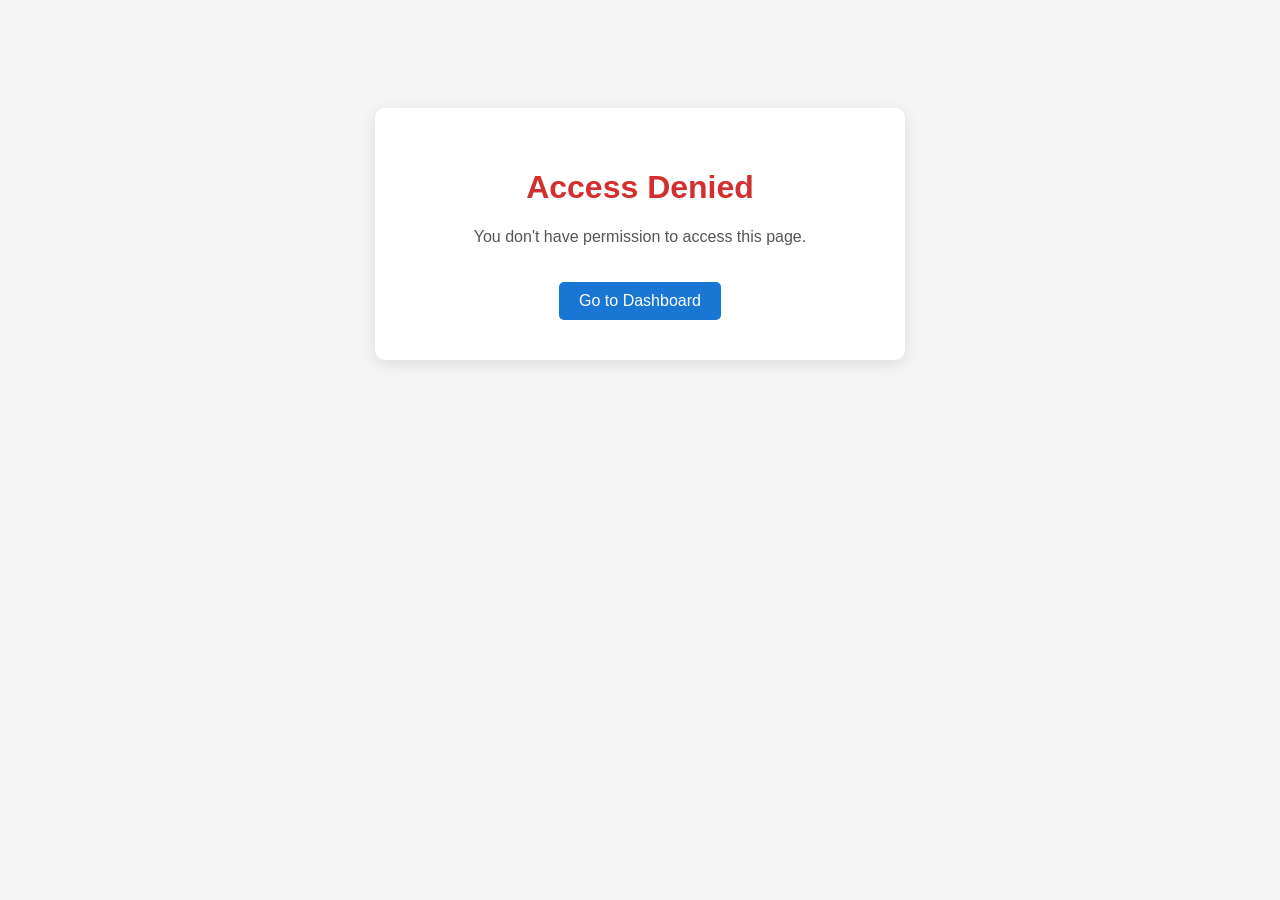
<file: src/main/resources/static/access-denied.html>
<!DOCTYPE html>
<html lang="en">

<head>
    <meta charset="UTF-8">
    <meta name="viewport" content="width=device-width, initial-scale=1.0">

    <title>Access Denied</title>

    <style>
        body {
            font-family: Arial, sans-serif;
            text-align: center;
            padding-top: 100px;
            background-color: #f5f5f5;
        }

        .container {
            background: white;
            width: 450px;
            margin: auto;
            padding: 40px;
            border-radius: 10px;
            box-shadow: 0 4px 15px rgba(0, 0, 0, 0.1);
        }

        h1 {
            color: #d32f2f;
        }

        p {
            color: #555;
        }

        a {
            display: inline-block;
            margin-top: 20px;
            padding: 10px 20px;
            background-color: #1976d2;
            color: white;
            text-decoration: none;
            border-radius: 5px;
        }

        a:hover {
            background-color: #125ca1;
        }
    </style>
</head>

<body>

<div class="container">

    <h1>Access Denied</h1>

    <p>
        You don't have permission to access this page.
    </p>

    <a href="/dashboard">
        Go to Dashboard
    </a>

</div>

</body>

</html>
</file>
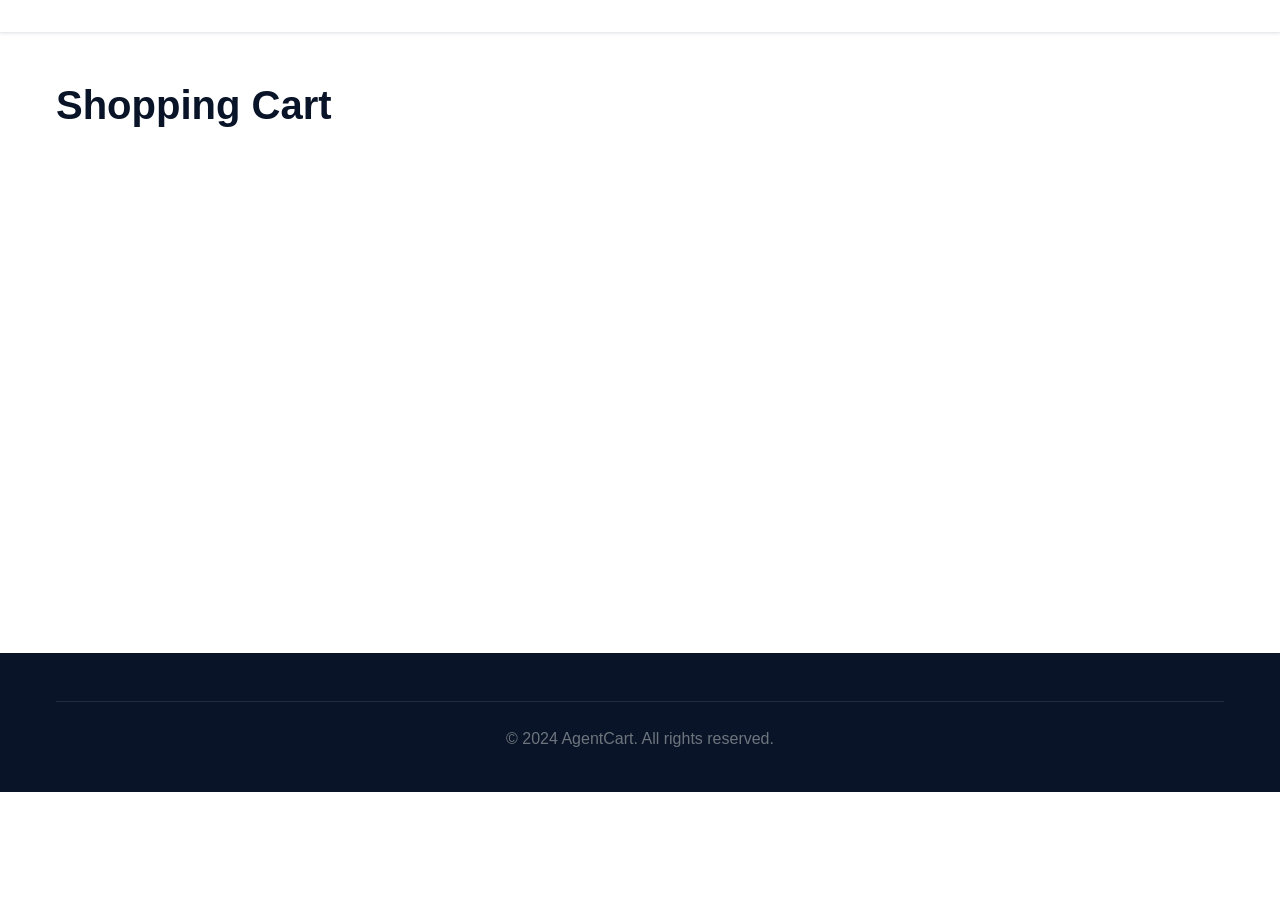
<file: src/main/resources/static/cart.html>
<!DOCTYPE html>
<html lang="en">
<head>
    <meta charset="UTF-8">
    <meta name="viewport" content="width=device-width, initial-scale=1.0">
    <title>Shopping Cart - AgentCart</title>
    <link rel="stylesheet" href="assets/css/style.css">
    <link rel="stylesheet" href="assets/css/responsive.css">
</head>
<body>
    <!-- Navbar (loaded from common.js) -->
    <nav id="navbar"></nav>

    <!-- Toast Notification Container -->
    <div id="toast-container"></div>

    <main>
        <section class="cart-section">
            <div class="container">
                <h1>Shopping Cart</h1>

                <!-- Cart Items -->
                <div id="cartContent" class="cart-content" style="display: none;">
                    <div class="cart-items-section">
                        <div id="cartItems" class="cart-items"></div>
                    </div>

                    <div class="cart-summary-section">
                        <div class="cart-summary">
                            <h2>Order Summary</h2>
                            
                            <div class="summary-row">
                                <span>Subtotal</span>
                                <span id="subtotalAmount">₹0</span>
                            </div>
                            <div class="summary-row">
                                <span>Shipping</span>
                                <span id="shippingAmount">₹0</span>
                            </div>
                            <div class="summary-row">
                                <span>Tax</span>
                                <span id="taxAmount">₹0</span>
                            </div>
                            
                            <div class="summary-divider"></div>
                            
                            <div class="summary-row total">
                                <span>Total</span>
                                <span id="totalAmount">₹0</span>
                            </div>

                            <button class="btn btn-primary btn-block" onclick="proceedToCheckout()">
                                Proceed to Checkout
                            </button>
                            <a href="products.html" class="btn btn-secondary btn-block">
                                Continue Shopping
                            </a>
                        </div>
                    </div>
                </div>

                <!-- Empty Cart State -->
                <div id="emptyCart" class="empty-state" style="display: none;">
                    <svg viewBox="0 0 200 200" fill="none" stroke="currentColor" stroke-width="1.5">
                        <circle cx="100" cy="80" r="30" opacity="0.2"/>
                        <path d="M 70 120 L 130 120 L 125 150 Q 100 160 75 150 Z" opacity="0.2"/>
                    </svg>
                    <h2>Your Cart is Empty</h2>
                    <p>Add some products to get started</p>
                    <a href="products.html" class="btn btn-primary">
                        Explore Products
                    </a>
                </div>
            </div>
        </section>
    </main>

    <!-- Footer -->
    <footer class="footer">
        <div class="container">
            <div class="footer-bottom">
                <p>&copy; 2024 AgentCart. All rights reserved.</p>
            </div>
        </div>
    </footer>

    <script src="assets/js/common.js"></script>
    <script src="assets/js/api.js"></script>
    <script src="assets/js/cart.js"></script>
    <script>
        document.addEventListener('DOMContentLoaded', () => {
            renderNavbar();
            
            if (!isLoggedIn()) {
                showToast('Please login to view cart', 'warning');
                setTimeout(() => navigateTo('login.html'), 1000);
                return;
            }

            displayCart();
        });

        function displayCart() {
            const cart = getCart();

            if (cart.length === 0) {
                document.getElementById('emptyCart').style.display = 'flex';
                document.getElementById('cartContent').style.display = 'none';
                return;
            }

            document.getElementById('cartContent').style.display = 'grid';
            document.getElementById('emptyCart').style.display = 'none';

            const cartItemsContainer = document.getElementById('cartItems');
            cartItemsContainer.innerHTML = '';

            let subtotal = 0;

            cart.forEach((item, index) => {
                const itemTotal = item.price * item.quantity;
                subtotal += itemTotal;

                const cartItem = document.createElement('div');
                cartItem.className = 'cart-item';
                cartItem.innerHTML = `
                    <div class="cart-item-image">
                        <div class="product-placeholder">
                            <svg viewBox="0 0 100 100" fill="none" stroke="currentColor" stroke-width="1">
                                <rect x="10" y="20" width="80" height="60" rx="4"/>
                            </svg>
                        </div>
                    </div>
                    <div class="cart-item-details">
                        <h3>Product #${item.id}</h3>
                        <p class="price">₹${item.price.toLocaleString()}</p>
                    </div>
                    <div class="cart-item-quantity">
                        <button onclick="updateQuantity(${index}, ${item.quantity - 1})">−</button>
                        <input type="number" value="${item.quantity}" readonly>
                        <button onclick="updateQuantity(${index}, ${item.quantity + 1})">+</button>
                    </div>
                    <div class="cart-item-total">
                        ₹${itemTotal.toLocaleString()}
                    </div>
                    <button class="cart-item-remove" onclick="removeFromCart(${index})">
                        <svg viewBox="0 0 24 24" fill="none" stroke="currentColor" stroke-width="2">
                            <polyline points="3 6 5 6 21 6"></polyline>
                            <path d="M19 6v14a2 2 0 0 1-2 2H7a2 2 0 0 1-2-2V6m3 0V4a2 2 0 0 1 2-2h4a2 2 0 0 1 2 2v2"></path>
                            <line x1="10" y1="11" x2="10" y2="17"></line>
                            <line x1="14" y1="11" x2="14" y2="17"></line>
                        </svg>
                    </button>
                `;
                cartItemsContainer.appendChild(cartItem);
            });

            updateOrderSummary(subtotal);
        }

        function updateQuantity(index, newQuantity) {
            const cart = getCart();
            if (newQuantity <= 0) {
                removeFromCart(index);
                return;
            }
            cart[index].quantity = newQuantity;
            saveCart(cart);
            displayCart();
            showToast('Cart updated', 'success');
        }

        function removeFromCart(index) {
            const cart = getCart();
            cart.splice(index, 1);
            saveCart(cart);
            displayCart();
            showToast('Item removed from cart', 'success');
        }

        function updateOrderSummary(subtotal) {
            const shipping = subtotal > 500 ? 0 : 50;
            const tax = Math.round(subtotal * 0.12); // 12% tax
            const total = subtotal + shipping + tax;

            document.getElementById('subtotalAmount').textContent = `₹${subtotal.toLocaleString()}`;
            document.getElementById('shippingAmount').textContent = shipping === 0 ? 'Free' : `₹${shipping}`;
            document.getElementById('taxAmount').textContent = `₹${tax}`;
            document.getElementById('totalAmount').textContent = `₹${total.toLocaleString()}`;

            // Store order total for checkout
            sessionStorage.setItem('orderTotal', total);
            sessionStorage.setItem('orderSubtotal', subtotal);
        }

        function proceedToCheckout() {
            if (!isLoggedIn()) {
                showToast('Please login to checkout', 'warning');
                setTimeout(() => navigateTo('login.html'), 1000);
                return;
            }

            navigateTo('checkout.html');
        }

        function getCart() {
            const cart = localStorage.getItem('cart');
            return cart ? JSON.parse(cart) : [];
        }

        function saveCart(cart) {
            localStorage.setItem('cart', JSON.stringify(cart));
            updateCartBadge();
        }

        function updateCartBadge() {
            const cart = getCart();
            const totalItems = cart.reduce((sum, item) => sum + item.quantity, 0);
            const badge = document.getElementById('cartBadge');
            if (badge) {
                badge.textContent = totalItems;
                badge.style.display = totalItems > 0 ? 'block' : 'none';
            }
        }
    </script>
</body>
</html>
</file>
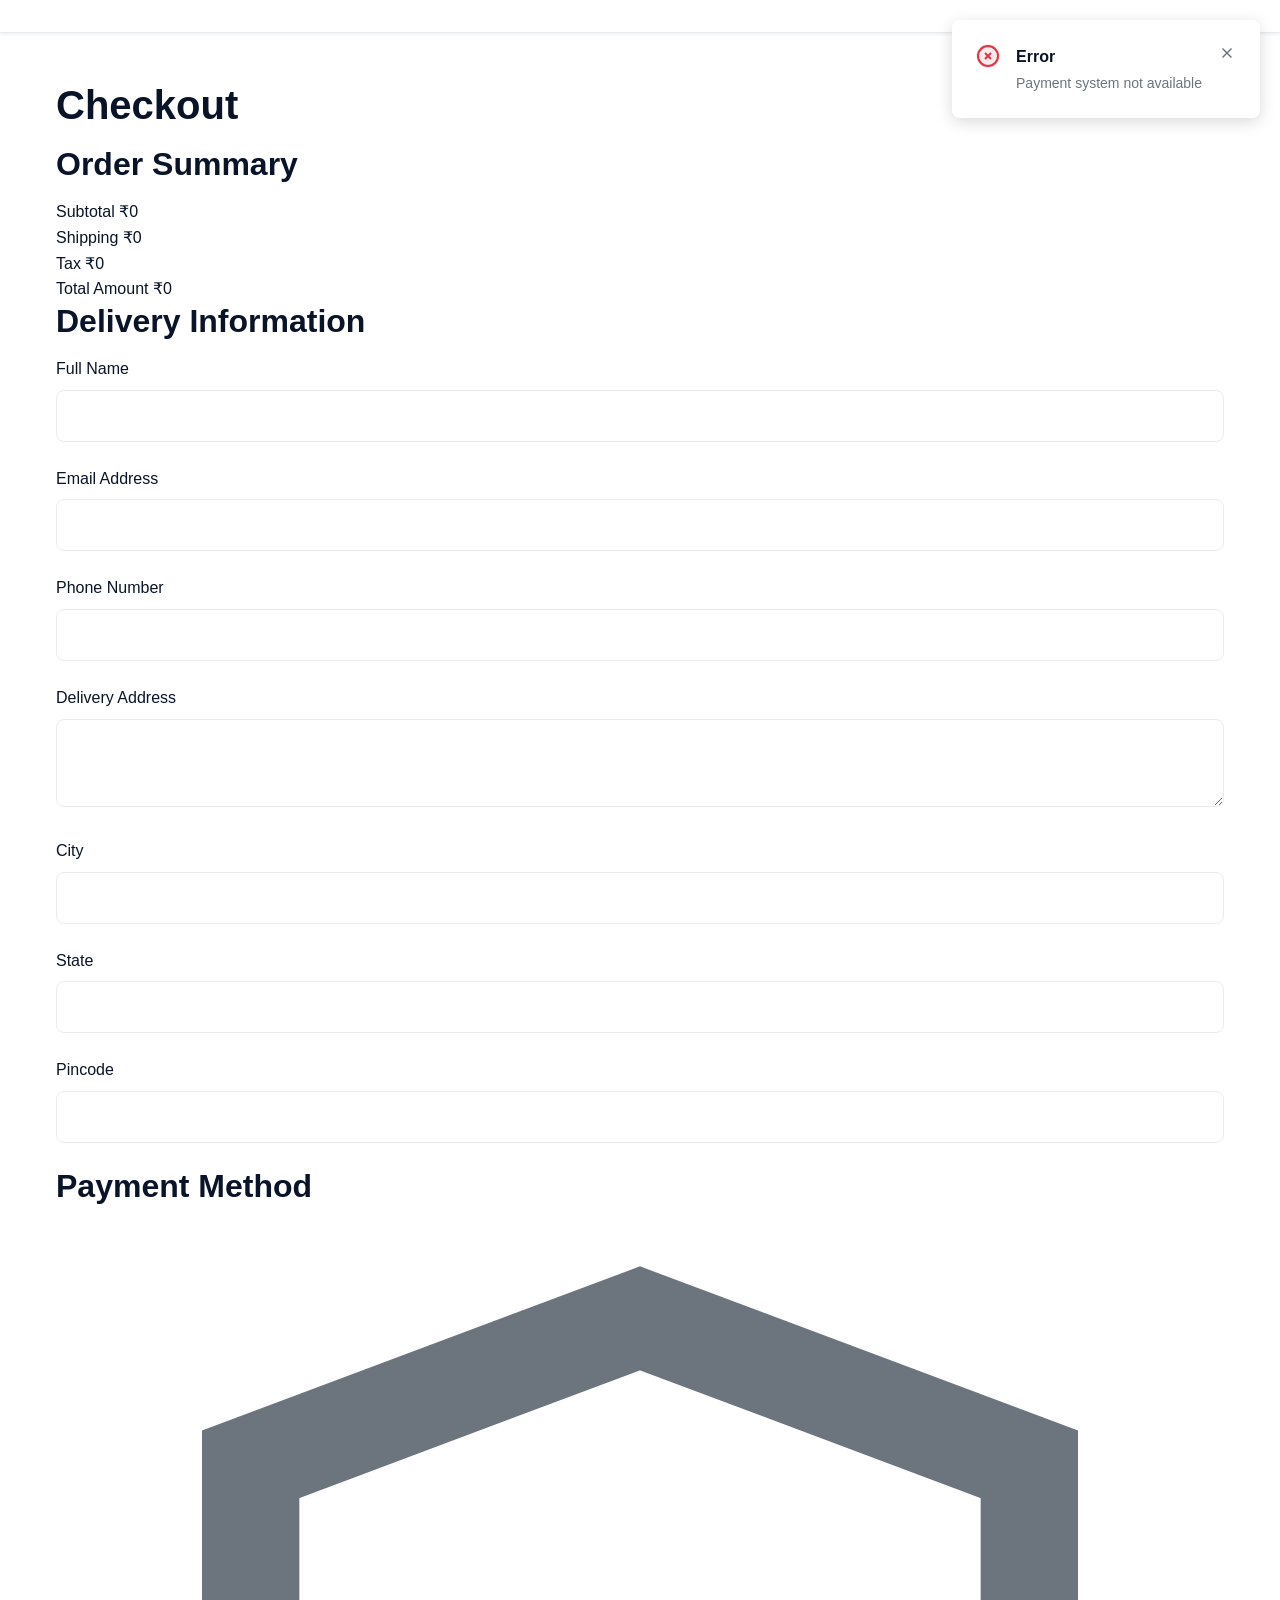
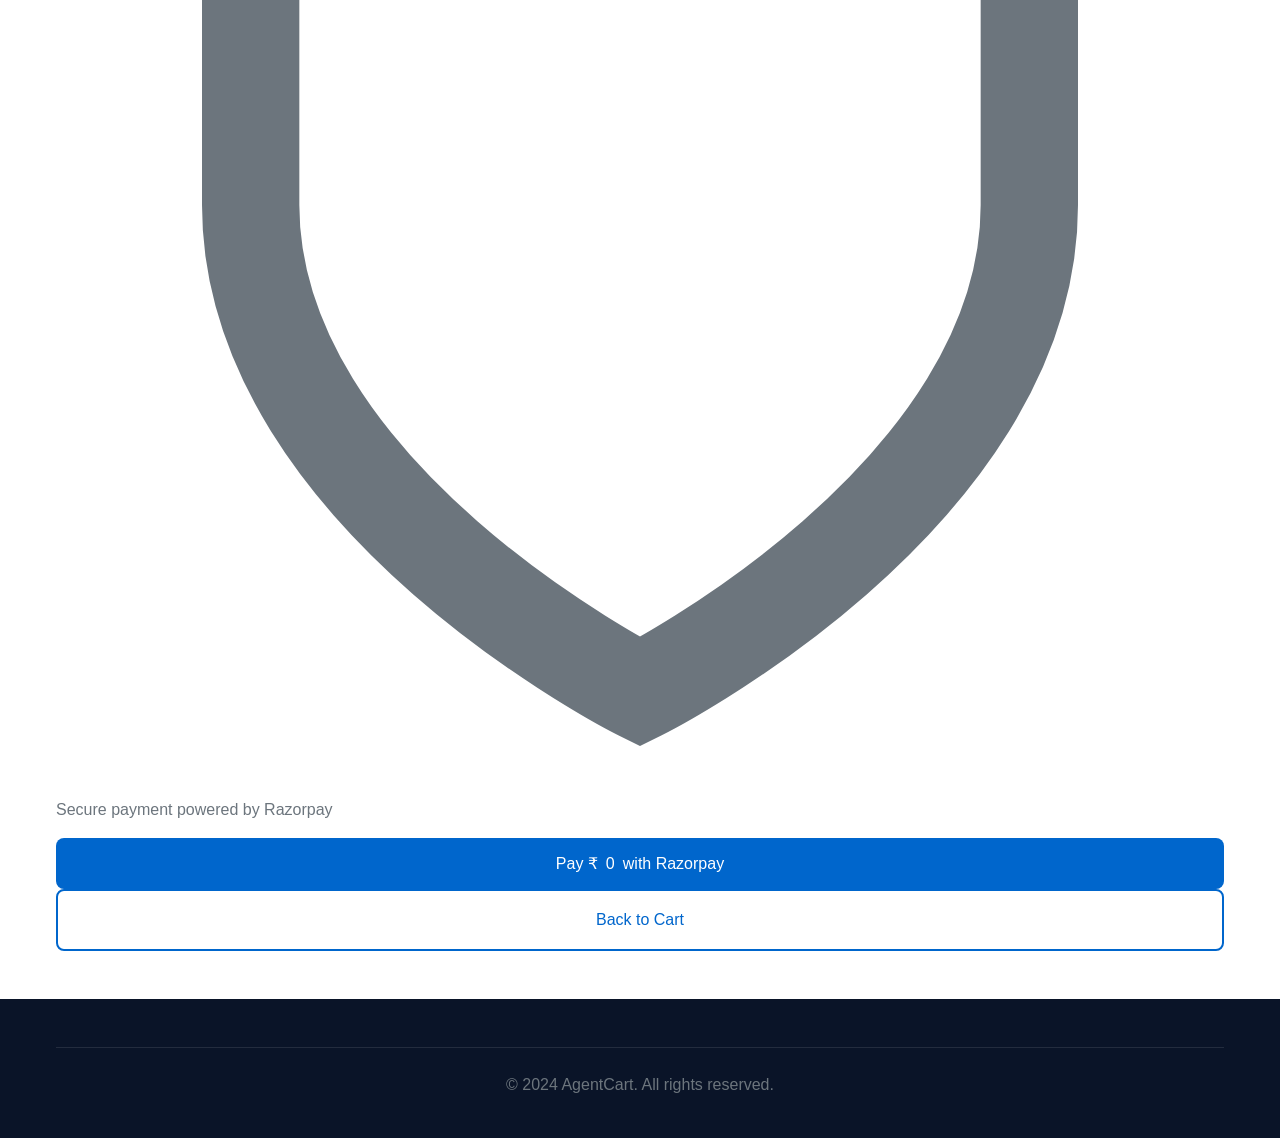
<file: src/main/resources/static/checkout.html>
<!DOCTYPE html>
<html lang="en">
<head>
    <meta charset="UTF-8">
    <meta name="viewport" content="width=device-width, initial-scale=1.0">
    <title>Checkout - AgentCart</title>
    <link rel="stylesheet" href="assets/css/style.css">
    <link rel="stylesheet" href="assets/css/responsive.css">
</head>
<body>
    <!-- Navbar (loaded from common.js) -->
    <nav id="navbar"></nav>

    <!-- Toast Notification Container -->
    <div id="toast-container"></div>

    <main>
        <section class="checkout-section">
            <div class="container">
                <h1>Checkout</h1>

                <div class="checkout-container">
                    <!-- Order Summary -->
                    <div class="checkout-summary">
                        <h2>Order Summary</h2>
                        <div id="orderItemsSummary" class="order-items-summary"></div>
                        
                        <div class="summary-breakdown">
                            <div class="summary-row">
                                <span>Subtotal</span>
                                <span id="checkoutSubtotal">₹0</span>
                            </div>
                            <div class="summary-row">
                                <span>Shipping</span>
                                <span id="checkoutShipping">₹0</span>
                            </div>
                            <div class="summary-row">
                                <span>Tax</span>
                                <span id="checkoutTax">₹0</span>
                            </div>
                            <div class="summary-divider"></div>
                            <div class="summary-row total">
                                <span>Total Amount</span>
                                <span id="checkoutTotal">₹0</span>
                            </div>
                        </div>
                    </div>

                    <!-- Delivery & Payment Details -->
                    <div class="checkout-form">
                        <!-- Delivery Information -->
                        <div class="form-section">
                            <h2>Delivery Information</h2>
                            <form id="deliveryForm">
                                <div class="form-group">
                                    <label for="fullName">Full Name</label>
                                    <input type="text" id="fullName" name="fullName" required>
                                </div>

                                <div class="form-group">
                                    <label for="email">Email Address</label>
                                    <input type="email" id="email" name="email" required>
                                </div>

                                <div class="form-group">
                                    <label for="phone">Phone Number</label>
                                    <input type="tel" id="phone" name="phone" required>
                                </div>

                                <div class="form-group">
                                    <label for="address">Delivery Address</label>
                                    <textarea id="address" name="address" rows="3" required></textarea>
                                </div>

                                <div class="form-row">
                                    <div class="form-group">
                                        <label for="city">City</label>
                                        <input type="text" id="city" name="city" required>
                                    </div>
                                    <div class="form-group">
                                        <label for="state">State</label>
                                        <input type="text" id="state" name="state" required>
                                    </div>
                                </div>

                                <div class="form-row">
                                    <div class="form-group">
                                        <label for="pincode">Pincode</label>
                                        <input type="text" id="pincode" name="pincode" required>
                                    </div>
                                </div>
                            </form>
                        </div>

                        <!-- Payment Section -->
                        <div class="form-section">
                            <h2>Payment Method</h2>
                            <div class="payment-method">
                                <p class="payment-info">
                                    <svg viewBox="0 0 24 24" fill="none" stroke="currentColor" stroke-width="2">
                                        <path d="M12 22s8-4 8-10V5l-8-3-8 3v7c0 6 8 10 8 10z"></path>
                                    </svg>
                                    Secure payment powered by Razorpay
                                </p>
                                <button type="button" class="btn btn-primary btn-block" id="paymentBtn" onclick="initiatePayment()">
                                    Pay ₹<span id="paymentAmount">0</span> with Razorpay
                                </button>
                            </div>
                        </div>

                        <div class="checkout-actions">
                            <a href="cart.html" class="btn btn-secondary btn-block">
                                Back to Cart
                            </a>
                        </div>
                    </div>
                </div>
            </div>
        </section>
    </main>

    <!-- Footer -->
    <footer class="footer">
        <div class="container">
            <div class="footer-bottom">
                <p>&copy; 2024 AgentCart. All rights reserved.</p>
            </div>
        </div>
    </footer>

    <!-- Razorpay Checkout Script -->
    <script src="https://checkout.razorpay.com/v1/checkout.js"></script>
    
    <script src="assets/js/common.js"></script>
    <script src="assets/js/api.js"></script>
    <script src="assets/js/payment.js"></script>
    <script>
        document.addEventListener('DOMContentLoaded', () => {
            renderNavbar();
            
            if (!isLoggedIn()) {
                showToast('Please login to checkout', 'warning');
                setTimeout(() => navigateTo('login.html'), 1000);
                return;
            }

            initCheckout();
        });

        function initCheckout() {
            const cart = getCart();
            if (cart.length === 0) {
                showToast('Your cart is empty', 'warning');
                setTimeout(() => navigateTo('cart.html'), 1000);
                return;
            }

            // Pre-fill user information
            const user = getCurrentUser();
            if (user) {
                document.getElementById('fullName').value = user.name || '';
                document.getElementById('email').value = user.email || '';
            }

            // Display order summary
            displayOrderSummary(cart);

            // Get and display total amount
            const orderTotal = sessionStorage.getItem('orderTotal') || '0';
            document.getElementById('paymentAmount').textContent = orderTotal;
        }

        function displayOrderSummary(cart) {
            const container = document.getElementById('orderItemsSummary');
            container.innerHTML = '';

            cart.forEach(item => {
                const itemTotal = item.price * item.quantity;
                const div = document.createElement('div');
                div.className = 'order-item-summary';
                div.innerHTML = `
                    <div class="item-info">
                        <span class="item-name">Product #${item.id}</span>
                        <span class="item-quantity">Qty: ${item.quantity}</span>
                    </div>
                    <span class="item-price">₹${itemTotal.toLocaleString()}</span>
                `;
                container.appendChild(div);
            });

            // Calculate and display summary
            const subtotal = sessionStorage.getItem('orderSubtotal') || '0';
            const total = sessionStorage.getItem('orderTotal') || '0';
            const shipping = total - subtotal >= 50 ? 50 : 0;
            const tax = total - subtotal - shipping;

            document.getElementById('checkoutSubtotal').textContent = `₹${subtotal}`;
            document.getElementById('checkoutShipping').textContent = shipping === 0 ? 'Free' : `₹${shipping}`;
            document.getElementById('checkoutTax').textContent = `₹${tax}`;
            document.getElementById('checkoutTotal').textContent = `₹${total}`;
        }

        async function initiatePayment() {
            // Validate delivery form
            const form = document.getElementById('deliveryForm');
            if (!form.checkValidity()) {
                form.reportValidity();
                return;
            }

            const paymentBtn = document.getElementById('paymentBtn');
            paymentBtn.disabled = true;
            paymentBtn.textContent = 'Processing...';

            try {
                const orderTotal = sessionStorage.getItem('orderTotal') || '0';
                const amountInPaise = Math.round(parseFloat(orderTotal) * 100);

                // ADJUST ACCORDING TO ACTUAL BACKEND ENDPOINT
                // Create order on backend
                const orderResponse = await apiRequest('/api/orders/create-payment-order', {
                    method: 'POST',
                    body: JSON.stringify({
                        amount: amountInPaise,
                        currency: 'INR'
                    })
                });

                // ADJUST ACCORDING TO ACTUAL BACKEND RESPONSE
                // Expected: { orderId: "razorpay_order_id", key: "razorpay_key_id" }
                
                if (orderResponse.orderId && orderResponse.key) {
                    openRazorpayCheckout(orderResponse.orderId, orderResponse.key, amountInPaise);
                } else {
                    throw new Error('Invalid payment order response');
                }
            } catch (error) {
                console.error('Payment initiation error:', error);
                showToast(error.message || 'Failed to initiate payment', 'error');
            } finally {
                paymentBtn.disabled = false;
                paymentBtn.textContent = `Pay ₹${sessionStorage.getItem('orderTotal') || '0'} with Razorpay`;
            }
        }

        function openRazorpayCheckout(razorpayOrderId, razorpayKeyId, amount) {
            const user = getCurrentUser();
            
            const options = {
                key: razorpayKeyId,
                amount: amount,
                currency: 'INR',
                name: 'AgentCart',
                description: 'Complete your purchase',
                order_id: razorpayOrderId,
                handler: async (response) => {
                    await verifyPayment(response);
                },
                prefill: {
                    name: user?.name || '',
                    email: user?.email || document.getElementById('email').value,
                    contact: document.getElementById('phone').value
                },
                theme: {
                    color: '#0066cc'
                },
                modal: {
                    ondismiss: function() {
                        showToast('Payment cancelled', 'warning');
                    }
                }
            };

            const rzp = new Razorpay(options);
            rzp.open();
        }

        async function verifyPayment(response) {
            try {
                // Send payment verification request to backend
                // ADJUST ACCORDING TO ACTUAL BACKEND ENDPOINT
                const verificationResponse = await apiRequest('/api/orders/verify-payment', {
                    method: 'POST',
                    body: JSON.stringify({
                        razorpay_order_id: response.razorpay_order_id,
                        razorpay_payment_id: response.razorpay_payment_id,
                        razorpay_signature: response.razorpay_signature
                    })
                });

                // ADJUST ACCORDING TO ACTUAL BACKEND RESPONSE
                // Expected: { success: true, orderId: "order_id", message: "Payment verified" }

                if (verificationResponse.success) {
                    showToast('Payment successful!', 'success');
                    localStorage.removeItem('cart');
                    setTimeout(() => navigateTo('orders.html'), 1500);
                } else {
                    throw new Error('Payment verification failed');
                }
            } catch (error) {
                console.error('Payment verification error:', error);
                showToast(error.message || 'Payment verification failed', 'error');
            }
        }

        function getCart() {
            const cart = localStorage.getItem('cart');
            return cart ? JSON.parse(cart) : [];
        }

        function getCurrentUser() {
            const user = localStorage.getItem('user');
            return user ? JSON.parse(user) : null;
        }
    </script>
</body>
</html>
</file>
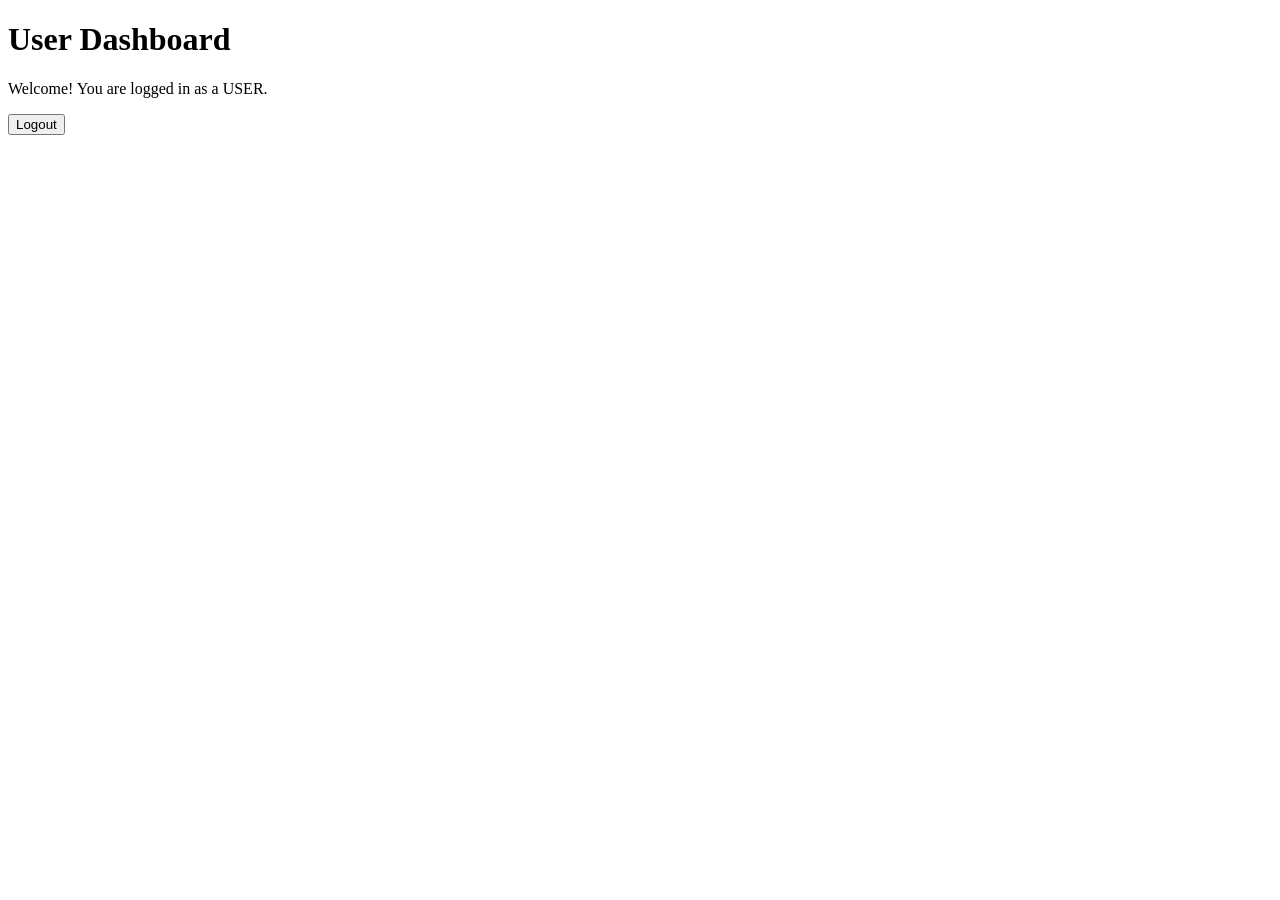
<file: src/main/resources/static/dashboard.html>
<!DOCTYPE html>
<html lang="en">
<head>
    <meta charset="UTF-8">
    <meta name="viewport" content="width=device-width, initial-scale=1.0">
    <title>User Dashboard</title>
</head>

<body>

    <h1>User Dashboard</h1>

    <p>Welcome! You are logged in as a USER.</p>

    <form action="/logout" method="post">
        <button type="submit">Logout</button>
    </form>

</body>
</html>
</file>
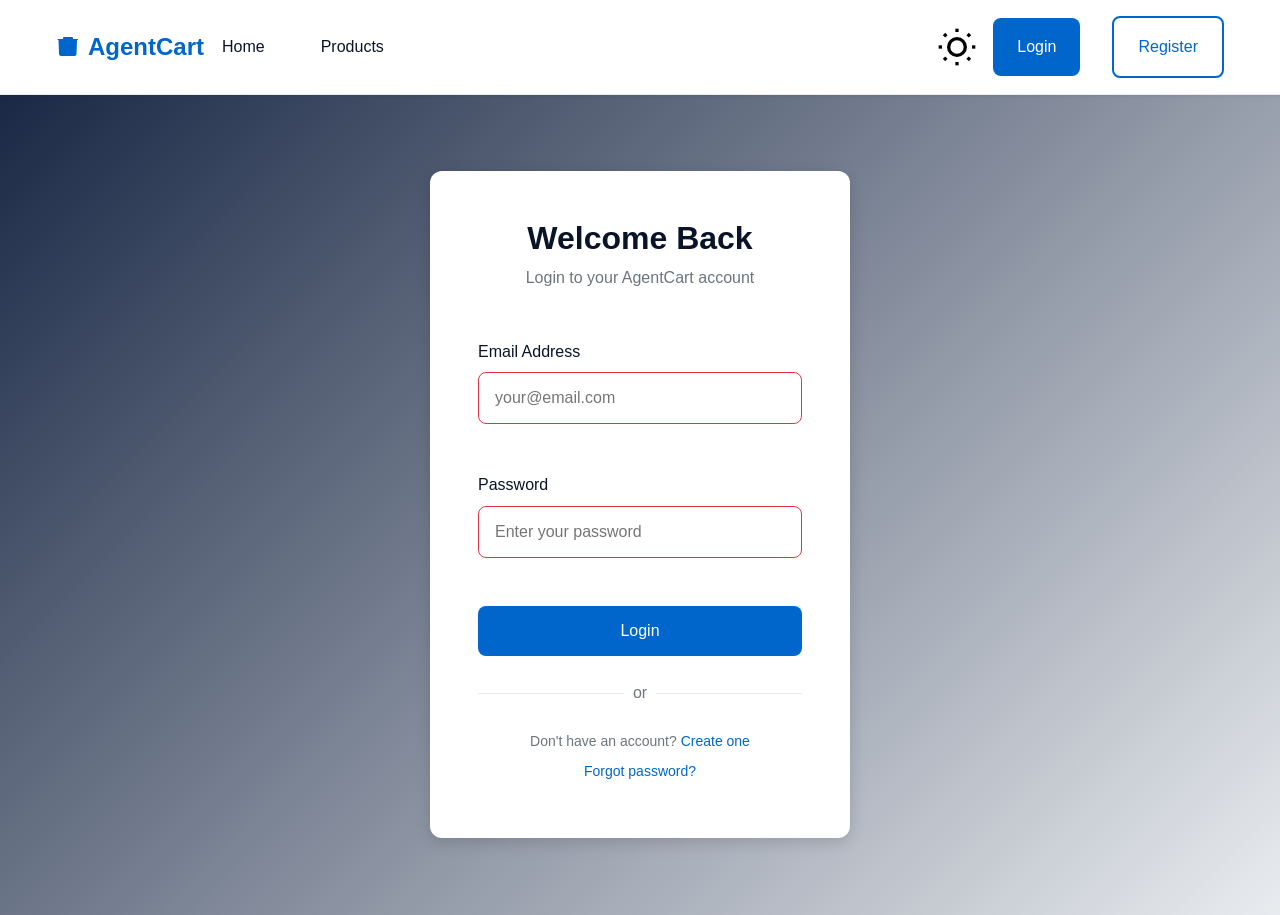
<file: src/main/resources/static/login.html>
<!DOCTYPE html>
<html lang="en">
<head>
    <meta charset="UTF-8">
    <meta name="viewport" content="width=device-width, initial-scale=1.0">
    <title>Login - AgentCart</title>
    <link rel="stylesheet" href="assets/css/style.css">
    <link rel="stylesheet" href="assets/css/auth.css">
    <link rel="stylesheet" href="assets/css/responsive.css">
</head>
<body>
    <!-- Navbar (loaded from common.js) -->
    <nav id="navbar"></nav>

    <!-- Toast Notification Container -->
    <div id="toast-container"></div>

    <main>
        <div class="auth-container">
            <div class="auth-card">
                <div class="auth-header">
                    <h1>Welcome Back</h1>
                    <p>Login to your AgentCart account</p>
                </div>

                <form id="loginForm" class="auth-form">
                    <div class="form-group">
                        <label for="email">Email Address</label>
                        <input 
                            type="email" 
                            id="email" 
                            name="email" 
                            placeholder="your@email.com" 
                            required
                        >
                    </div>

                    <div class="form-group">
                        <label for="password">Password</label>
                        <input 
                            type="password" 
                            id="password" 
                            name="password" 
                            placeholder="Enter your password" 
                            required
                        >
                    </div>

                    <button type="submit" class="btn btn-primary btn-block" id="loginBtn">
                        Login
                    </button>
                </form>

                <div class="auth-divider">or</div>

                <div class="auth-footer">
                    <p>Don't have an account? <a href="register.html">Create one</a></p>
                    <p><a href="#">Forgot password?</a></p>
                </div>
            </div>
        </div>
    </main>

    <script src="assets/js/common.js"></script>
    <script src="assets/js/api.js"></script>
    <script src="assets/js/auth.js"></script>
    <script>
        document.addEventListener('DOMContentLoaded', () => {
            renderNavbar();
            
            // Redirect if already logged in
            if (isLoggedIn()) {
                navigateTo('index.html');
            }

            const loginForm = document.getElementById('loginForm');
            const loginBtn = document.getElementById('loginBtn');

            loginForm.addEventListener('submit', async (e) => {
                e.preventDefault();
                
                const email = document.getElementById('email').value.trim();
                const password = document.getElementById('password').value;

                // Validation
                if (!email || !password) {
                    showToast('Please fill in all fields', 'error');
                    return;
                }

                loginBtn.disabled = true;
                loginBtn.textContent = 'Logging in...';

                try {
                    const response = await apiRequest('/api/auth/login', {
                        method: 'POST',
                        body: JSON.stringify({
                            email: email,
                            password: password
                        })
                    });

                    // ADJUST ACCORDING TO ACTUAL BACKEND RESPONSE
                    // Expected response structure:
                    // { token: "jwt_token", user: { id, name, email, role } }
                    
                    if (response.token) {
                        localStorage.setItem('token', response.token);
                        if (response.user) {
                            localStorage.setItem('user', JSON.stringify(response.user));
                        }
                        
                        showToast('Login successful!', 'success');
                        setTimeout(() => navigateTo('index.html'), 500);
                    }
                } catch (error) {
                    console.error('Login error:', error);
                    showToast(error.message || 'Login failed. Please try again.', 'error');
                } finally {
                    loginBtn.disabled = false;
                    loginBtn.textContent = 'Login';
                }
            });
        });
    </script>
</body>
</html>
</file>
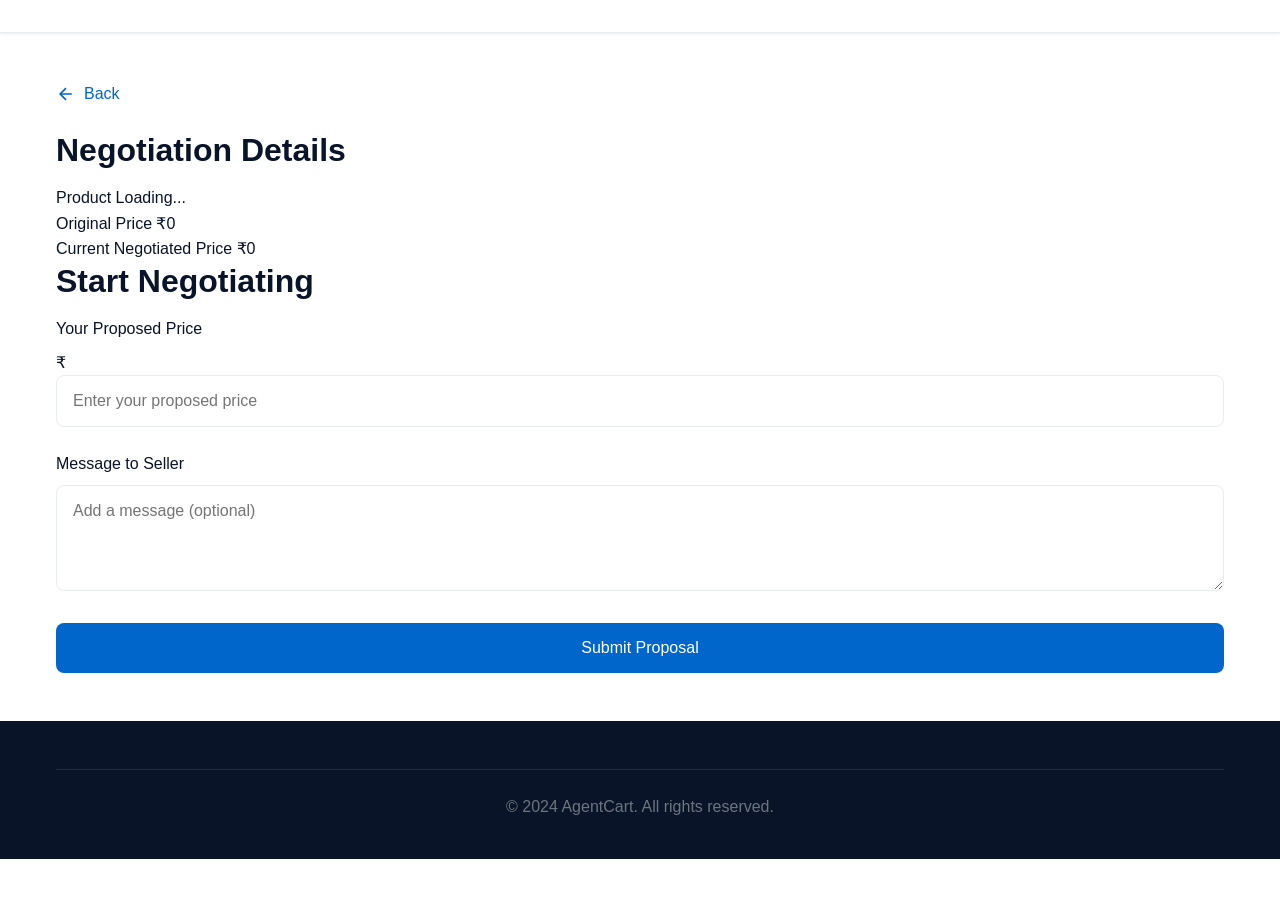
<file: src/main/resources/static/negotiation.html>
<!DOCTYPE html>
<html lang="en">
<head>
    <meta charset="UTF-8">
    <meta name="viewport" content="width=device-width, initial-scale=1.0">
    <title>Negotiation - AgentCart</title>
    <link rel="stylesheet" href="assets/css/style.css">
    <link rel="stylesheet" href="assets/css/responsive.css">
</head>
<body>
    <!-- Navbar (loaded from common.js) -->
    <nav id="navbar"></nav>

    <!-- Toast Notification Container -->
    <div id="toast-container"></div>

    <main>
        <section class="negotiation-section">
            <div class="container">
                <a href="products.html" class="back-button">
                    <svg viewBox="0 0 24 24" fill="none" stroke="currentColor" stroke-width="2">
                        <path d="M19 12H5M12 19l-7-7 7-7"/>
                    </svg>
                    Back
                </a>

                <div class="negotiation-container">
                    <!-- Product Info Panel -->
                    <div class="negotiation-product-panel">
                        <h2>Negotiation Details</h2>
                        <div class="negotiation-product-info">
                            <div class="product-info-item">
                                <span class="label">Product</span>
                                <span id="productName" class="value">Loading...</span>
                            </div>
                            <div class="product-info-item">
                                <span class="label">Original Price</span>
                                <span id="originalPrice" class="value">₹0</span>
                            </div>
                            <div class="product-info-item">
                                <span class="label">Current Negotiated Price</span>
                                <span id="currentPrice" class="value">₹0</span>
                            </div>
                        </div>
                    </div>

                    <!-- Negotiation Workspace -->
                    <div class="negotiation-workspace">
                        <h2>Start Negotiating</h2>

                        <!-- Negotiation Status -->
                        <div id="negotiationStatus" class="negotiation-status" style="display: none;">
                            <div class="status-card">
                                <h3>Negotiation Status</h3>
                                <div class="status-info">
                                    <span id="statusBadge" class="status-badge">Active</span>
                                    <p id="statusMessage">Waiting for seller response...</p>
                                </div>
                            </div>
                        </div>

                        <!-- Proposed Price Form -->
                        <div id="priceProposalForm" class="price-proposal-form">
                            <div class="form-group">
                                <label for="proposedPrice">Your Proposed Price</label>
                                <div class="price-input-group">
                                    <span class="currency">₹</span>
                                    <input 
                                        type="number" 
                                        id="proposedPrice" 
                                        placeholder="Enter your proposed price"
                                        min="0"
                                        max="999999"
                                    >
                                </div>
                                <small id="priceInfo"></small>
                            </div>

                            <div class="form-group">
                                <label for="message">Message to Seller</label>
                                <textarea 
                                    id="message" 
                                    placeholder="Add a message (optional)"
                                    rows="4"
                                ></textarea>
                            </div>

                            <button class="btn btn-primary btn-block" onclick="submitProposal()">
                                Submit Proposal
                            </button>
                        </div>

                        <!-- Negotiation Messages -->
                        <div id="negotiationThread" class="negotiation-thread" style="display: none;">
                            <h3>Negotiation Thread</h3>
                            <div id="messagesList" class="messages-list"></div>
                        </div>

                        <!-- Action Buttons -->
                        <div id="actionButtons" class="negotiation-actions" style="display: none;">
                            <button class="btn btn-primary" onclick="acceptOffer()">
                                Accept Offer
                            </button>
                            <button class="btn btn-secondary" onclick="continueNegotiating()">
                                Make Another Offer
                            </button>
                        </div>
                    </div>
                </div>
            </div>
        </section>
    </main>

    <!-- Footer -->
    <footer class="footer">
        <div class="container">
            <div class="footer-bottom">
                <p>&copy; 2024 AgentCart. All rights reserved.</p>
            </div>
        </div>
    </footer>

    <script src="assets/js/common.js"></script>
    <script src="assets/js/api.js"></script>
    <script src="assets/js/negotiation.js"></script>
    <script>
        let currentNegotiationId = null;
        let productId = null;

        document.addEventListener('DOMContentLoaded', () => {
            renderNavbar();
            
            if (!isLoggedIn()) {
                showToast('Please login to negotiate', 'warning');
                setTimeout(() => navigateTo('login.html'), 1000);
                return;
            }

            initNegotiation();
        });

        function initNegotiation() {
            // Get product info from sessionStorage (set from product details page)
            productId = sessionStorage.getItem('negotiationProductId');
            const productName = sessionStorage.getItem('negotiationProductName');
            const originalPrice = sessionStorage.getItem('negotiationOriginalPrice');

            if (!productId) {
                showToast('No product selected for negotiation', 'error');
                setTimeout(() => navigateTo('products.html'), 1000);
                return;
            }

            document.getElementById('productName').textContent = productName || 'Product';
            document.getElementById('originalPrice').textContent = `₹${parseInt(originalPrice || 0).toLocaleString()}`;
            document.getElementById('currentPrice').textContent = `₹${parseInt(originalPrice || 0).toLocaleString()}`;
            
            // Set max proposed price to original price
            document.getElementById('proposedPrice').max = parseInt(originalPrice || 0);

            // Load existing negotiation if any
            loadNegotiationHistory();
        }

        async function loadNegotiationHistory() {
            try {
                // ADJUST ACCORDING TO ACTUAL BACKEND ENDPOINT
                // This would fetch existing negotiations for the product
                // const negotiation = await apiRequest(`/api/negotiations/product/${productId}`);
                
                // For now, show empty form
                showPriceProposalForm();
            } catch (error) {
                console.error('Error loading negotiation history:', error);
                showPriceProposalForm();
            }
        }

        async function submitProposal() {
            const proposedPrice = document.getElementById('proposedPrice').value;
            const message = document.getElementById('message').value;

            if (!proposedPrice) {
                showToast('Please enter a proposed price', 'error');
                return;
            }

            if (parseInt(proposedPrice) <= 0) {
                showToast('Proposed price must be greater than 0', 'error');
                return;
            }

            try {
                // ADJUST ACCORDING TO ACTUAL BACKEND ENDPOINT
                const response = await apiRequest('/api/negotiations/create', {
                    method: 'POST',
                    body: JSON.stringify({
                        productId: productId,
                        proposedPrice: parseInt(proposedPrice),
                        message: message
                    })
                });

                // ADJUST ACCORDING TO ACTUAL BACKEND RESPONSE
                // Expected: { negotiationId, status, message }

                if (response.negotiationId) {
                    currentNegotiationId = response.negotiationId;
                    showToast('Proposal submitted! Waiting for seller response...', 'success');
                    
                    document.getElementById('currentPrice').textContent = `₹${parseInt(proposedPrice).toLocaleString()}`;
                    
                    // Clear form
                    document.getElementById('proposedPrice').value = '';
                    document.getElementById('message').value = '';
                    
                    // Show status
                    showNegotiationStatus();
                    
                    // Optionally reload negotiation after a delay
                    setTimeout(() => loadNegotiationHistory(), 2000);
                }
            } catch (error) {
                console.error('Error submitting proposal:', error);
                showToast(error.message || 'Failed to submit proposal', 'error');
            }
        }

        function acceptOffer() {
            if (!currentNegotiationId) {
                showToast('No active offer to accept', 'error');
                return;
            }

            // Proceed to add to cart with negotiated price
            const cart = getCart();
            const negotiatedPrice = parseInt(document.getElementById('currentPrice').textContent.replace(/₹|,/g, ''));
            
            const existingItem = cart.find(item => item.id === productId);
            if (existingItem) {
                existingItem.quantity += 1;
                existingItem.price = negotiatedPrice;
            } else {
                cart.push({
                    id: productId,
                    quantity: 1,
                    price: negotiatedPrice
                });
            }

            saveCart(cart);
            showToast('Added to cart with negotiated price!', 'success');
            setTimeout(() => navigateTo('cart.html'), 1500);
        }

        function continueNegotiating() {
            document.getElementById('priceProposalForm').style.display = 'block';
            document.getElementById('proposedPrice').value = '';
            document.getElementById('message').value = '';
        }

        function showPriceProposalForm() {
            document.getElementById('priceProposalForm').style.display = 'block';
        }

        function showNegotiationStatus() {
            document.getElementById('negotiationStatus').style.display = 'block';
        }

        function getCart() {
            const cart = localStorage.getItem('cart');
            return cart ? JSON.parse(cart) : [];
        }

        function saveCart(cart) {
            localStorage.setItem('cart', JSON.stringify(cart));
            updateCartBadge();
        }

        function updateCartBadge() {
            const cart = getCart();
            const totalItems = cart.reduce((sum, item) => sum + item.quantity, 0);
            const badge = document.getElementById('cartBadge');
            if (badge) {
                badge.textContent = totalItems;
                badge.style.display = totalItems > 0 ? 'block' : 'none';
            }
        }
    </script>
</body>
</html>
</file>
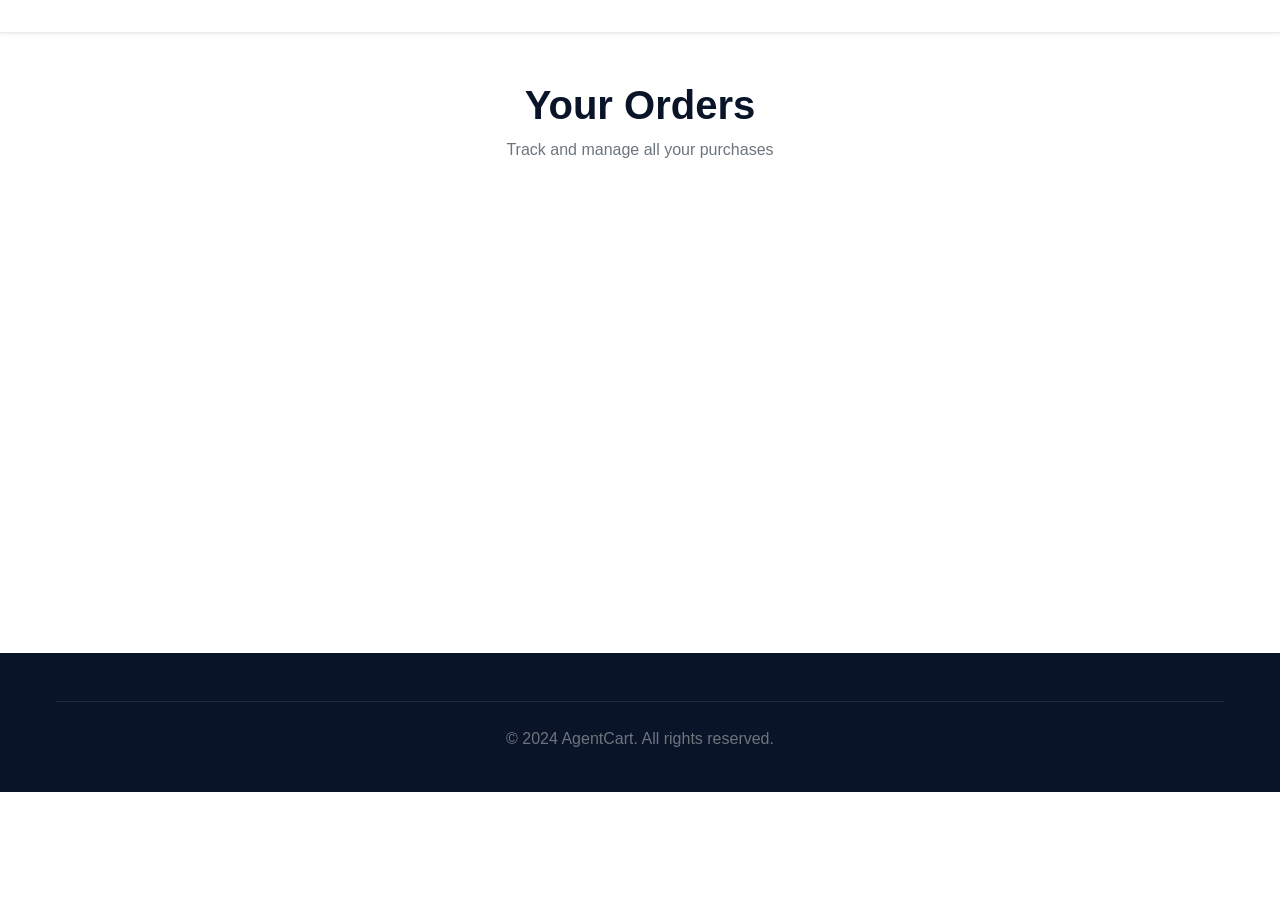
<file: src/main/resources/static/orders.html>
<!DOCTYPE html>
<html lang="en">
<head>
    <meta charset="UTF-8">
    <meta name="viewport" content="width=device-width, initial-scale=1.0">
    <title>Orders - AgentCart</title>
    <link rel="stylesheet" href="assets/css/style.css">
    <link rel="stylesheet" href="assets/css/dashboard.css">
    <link rel="stylesheet" href="assets/css/responsive.css">
</head>
<body>
    <!-- Navbar (loaded from common.js) -->
    <nav id="navbar"></nav>

    <!-- Toast Notification Container -->
    <div id="toast-container"></div>

    <main>
        <section class="orders-section">
            <div class="container">
                <div class="section-header">
                    <h1>Your Orders</h1>
                    <p>Track and manage all your purchases</p>
                </div>

                <!-- Loading State -->
                <div id="loadingState" class="loading-state" style="display: none;">
                    <div class="skeleton-list">
                        <div class="skeleton-item"></div>
                        <div class="skeleton-item"></div>
                        <div class="skeleton-item"></div>
                    </div>
                </div>

                <!-- Orders List -->
                <div id="ordersContainer" style="display: none;">
                    <div id="ordersList" class="orders-list"></div>
                </div>

                <!-- Empty State -->
                <div id="emptyState" class="empty-state" style="display: none;">
                    <svg viewBox="0 0 200 200" fill="none" stroke="currentColor" stroke-width="1.5">
                        <circle cx="100" cy="100" r="80" opacity="0.2"/>
                        <path d="M 70 100 Q 100 80 130 100 Q 100 120 70 100" opacity="0.3"/>
                    </svg>
                    <h2>No Orders Yet</h2>
                    <p>You haven't placed any orders yet</p>
                    <a href="products.html" class="btn btn-primary">
                        Start Shopping
                    </a>
                </div>
            </div>
        </section>
    </main>

    <!-- Footer -->
    <footer class="footer">
        <div class="container">
            <div class="footer-bottom">
                <p>&copy; 2024 AgentCart. All rights reserved.</p>
            </div>
        </div>
    </footer>

    <script src="assets/js/common.js"></script>
    <script src="assets/js/api.js"></script>
    <script>
        document.addEventListener('DOMContentLoaded', () => {
            renderNavbar();
            
            if (!isLoggedIn()) {
                showToast('Please login to view orders', 'warning');
                setTimeout(() => navigateTo('login.html'), 1000);
                return;
            }

            loadOrders();
        });

        async function loadOrders() {
            try {
                showLoadingState();

                // ADJUST ACCORDING TO ACTUAL BACKEND ENDPOINT
                const orders = await apiRequest('/api/orders/my-orders');

                // ADJUST ACCORDING TO ACTUAL BACKEND RESPONSE
                // Expected response: Array of orders
                // Example structure: [
                //   { id, date, status, totalAmount, items: [...] },
                //   ...
                // ]

                if (orders && orders.length > 0) {
                    displayOrders(orders);
                    showOrdersList();
                } else {
                    showEmptyState();
                }
            } catch (error) {
                console.error('Error loading orders:', error);
                showEmptyState();
                showToast('Failed to load orders', 'error');
            } finally {
                hideLoadingState();
            }
        }

        function displayOrders(orders) {
            const ordersList = document.getElementById('ordersList');
            ordersList.innerHTML = '';

            orders.forEach(order => {
                // ADJUST FIELD NAMES ACCORDING TO ACTUAL BACKEND RESPONSE
                const {
                    id = '',
                    orderDate = new Date().toISOString(),
                    status = 'Pending',
                    totalAmount = 0,
                    items = []
                } = order;

                const orderDate_obj = new Date(orderDate);
                const formattedDate = orderDate_obj.toLocaleDateString('en-IN', {
                    year: 'numeric',
                    month: 'short',
                    day: 'numeric'
                });

                const orderCard = document.createElement('div');
                orderCard.className = 'order-card';
                
                let itemsHtml = '';
                if (items && items.length > 0) {
                    const itemCount = items.length;
                    itemsHtml = `<span class="order-items-count">${itemCount} item${itemCount !== 1 ? 's' : ''}</span>`;
                }

                orderCard.innerHTML = `
                    <div class="order-header">
                        <div class="order-id">
                            <h3>Order #${escapeHtml(id)}</h3>
                            <p class="order-date">${formattedDate}</p>
                        </div>
                        <div class="order-status">
                            <span class="status-badge ${getStatusClass(status)}">
                                ${escapeHtml(status)}
                            </span>
                        </div>
                    </div>

                    <div class="order-details">
                        ${itemsHtml}
                        <span class="order-amount">₹${totalAmount.toLocaleString()}</span>
                    </div>

                    <div class="order-actions">
                        <button class="btn btn-secondary btn-sm" onclick="viewOrderDetails('${id}')">
                            View Details
                        </button>
                    </div>
                `;

                ordersList.appendChild(orderCard);
            });
        }

        function getStatusClass(status) {
            const statusMap = {
                'pending': 'status-pending',
                'approved': 'status-approved',
                'paid': 'status-paid',
                'processing': 'status-processing',
                'completed': 'status-completed',
                'cancelled': 'status-cancelled'
            };
            return statusMap[status.toLowerCase()] || 'status-pending';
        }

        function viewOrderDetails(orderId) {
            // Can be extended to show detailed view
            showToast(`Opening details for order #${orderId}`, 'info');
        }

        function showLoadingState() {
            document.getElementById('loadingState').style.display = 'block';
            document.getElementById('ordersContainer').style.display = 'none';
            document.getElementById('emptyState').style.display = 'none';
        }

        function hideLoadingState() {
            document.getElementById('loadingState').style.display = 'none';
        }

        function showOrdersList() {
            document.getElementById('ordersContainer').style.display = 'block';
            document.getElementById('emptyState').style.display = 'none';
        }

        function showEmptyState() {
            document.getElementById('emptyState').style.display = 'flex';
            document.getElementById('ordersContainer').style.display = 'none';
        }

        function escapeHtml(text) {
            const map = {
                '&': '&amp;',
                '<': '&lt;',
                '>': '&gt;',
                '"': '&quot;',
                "'": '&#039;'
            };
            return String(text).replace(/[&<>"']/g, m => map[m]);
        }
    </script>
</body>
</html>
</file>
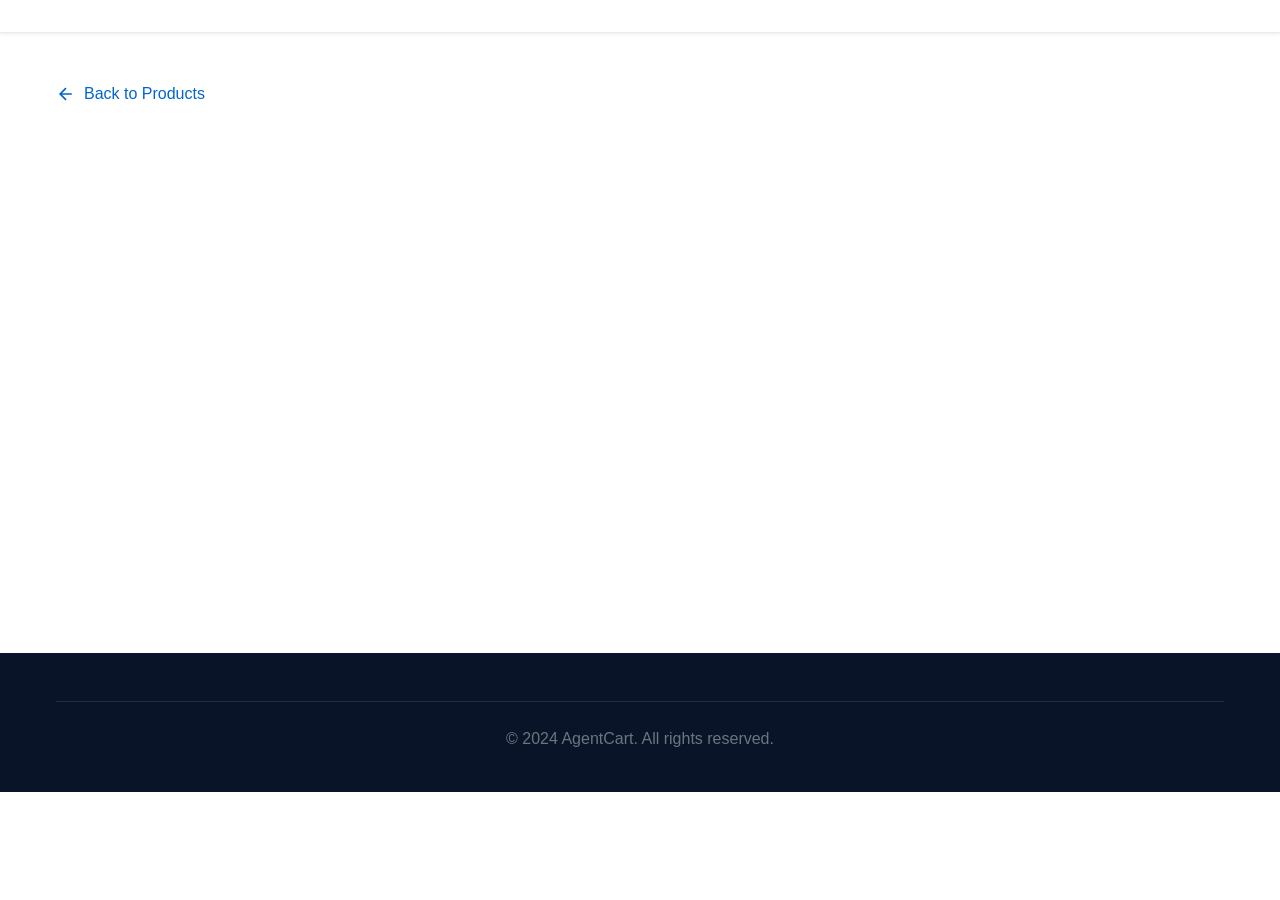
<file: src/main/resources/static/product-details.html>
<!DOCTYPE html>
<html lang="en">
<head>
    <meta charset="UTF-8">
    <meta name="viewport" content="width=device-width, initial-scale=1.0">
    <title>Product Details - AgentCart</title>
    <link rel="stylesheet" href="assets/css/style.css">
    <link rel="stylesheet" href="assets/css/products.css">
    <link rel="stylesheet" href="assets/css/responsive.css">
</head>
<body>
    <!-- Navbar (loaded from common.js) -->
    <nav id="navbar"></nav>

    <!-- Toast Notification Container -->
    <div id="toast-container"></div>

    <main>
        <section class="product-details-section">
            <div class="container">
                <!-- Back Button -->
                <a href="products.html" class="back-button">
                    <svg viewBox="0 0 24 24" fill="none" stroke="currentColor" stroke-width="2">
                        <path d="M19 12H5M12 19l-7-7 7-7"/>
                    </svg>
                    Back to Products
                </a>

                <!-- Loading State -->
                <div id="loadingState" class="product-details-loading" style="display: none;">
                    <div class="skeleton-detail"></div>
                </div>

                <!-- Product Details -->
                <div id="productDetails" class="product-details-container" style="display: none;">
                    <div class="product-image-section">
                        <div class="product-image-wrapper">
                            <div id="productImage" class="product-image">
                                <svg viewBox="0 0 400 400" fill="none" stroke="currentColor" stroke-width="2">
                                    <rect x="50" y="50" width="300" height="300" rx="10"/>
                                </svg>
                            </div>
                        </div>
                    </div>

                    <div class="product-info-section">
                        <div id="productContent"></div>
                    </div>
                </div>

                <!-- Empty State -->
                <div id="emptyState" class="empty-state" style="display: none;">
                    <svg viewBox="0 0 200 200" fill="none" stroke="currentColor" stroke-width="1.5">
                        <circle cx="100" cy="100" r="80" opacity="0.2"/>
                    </svg>
                    <h2>Product Not Found</h2>
                    <p>The product you're looking for doesn't exist or has been removed.</p>
                    <a href="products.html" class="btn btn-primary">Back to Products</a>
                </div>
            </div>
        </section>
    </main>

    <!-- Footer -->
    <footer class="footer">
        <div class="container">
            <div class="footer-bottom">
                <p>&copy; 2024 AgentCart. All rights reserved.</p>
            </div>
        </div>
    </footer>

    <script src="assets/js/common.js"></script>
    <script src="assets/js/api.js"></script>
    <script>
        document.addEventListener('DOMContentLoaded', async () => {
            renderNavbar();
            
            try {
                // Get product ID from URL
                const urlParams = new URLSearchParams(window.location.search);
                const productId = urlParams.get('id');

                if (!productId) {
                    showEmptyState();
                    return;
                }

                showLoadingState();
                const product = await loadProductDetails(productId);
                hideLoadingState();

                if (product) {
                    displayProductDetails(product);
                    showProductDetails();
                } else {
                    showEmptyState();
                }
            } catch (error) {
                console.error('Error loading product details:', error);
                hideLoadingState();
                showEmptyState();
                showToast('Failed to load product details', 'error');
            }
        });

        async function loadProductDetails(productId) {
            try {
                // ADJUST ACCORDING TO ACTUAL BACKEND ENDPOINT
                const product = await apiRequest(`/api/products/${productId}`);
                return product;
            } catch (error) {
                console.error('Error fetching product:', error);
                throw error;
            }
        }

        function displayProductDetails(product) {
            // ADJUST FIELD NAMES ACCORDING TO ACTUAL BACKEND RESPONSE
            const {
                id = '',
                name = 'Product Name',
                price = 0,
                description = '',
                sellerName = 'Seller',
                availability = 'In Stock',
                category = 'Category',
                stock = 0
            } = product;

            const productContent = document.getElementById('productContent');
            
            const html = `
                <div class="product-header">
                    <div class="product-category">${category}</div>
                    <h1>${escapeHtml(name)}</h1>
                </div>

                <div class="product-seller">
                    <span class="seller-label">Sold by</span>
                    <span class="seller-name">${escapeHtml(sellerName)}</span>
                </div>

                <div class="product-price-section">
                    <div class="price-display">
                        <span class="price-currency">₹</span>
                        <span class="price-amount">${price.toLocaleString()}</span>
                    </div>
                    <div class="product-availability">
                        <span class="availability-badge ${availability.toLowerCase() === 'in stock' ? 'in-stock' : 'out-of-stock'}">
                            ${availability}
                        </span>
                    </div>
                </div>

                <div class="product-description">
                    <h3>Description</h3>
                    <p>${escapeHtml(description)}</p>
                </div>

                <div class="product-quantity">
                    <label for="quantityInput">Quantity:</label>
                    <div class="quantity-selector">
                        <button class="qty-btn" onclick="decreaseQuantity()">−</button>
                        <input type="number" id="quantityInput" value="1" min="1" max="${stock}" readonly>
                        <button class="qty-btn" onclick="increaseQuantity(${stock})">+</button>
                    </div>
                    <span class="stock-info">${stock} available</span>
                </div>

                <div class="product-actions">
                    <button class="btn btn-primary" onclick="handleAddToCart('${id}', ${price})">
                        <svg viewBox="0 0 24 24" fill="none" stroke="currentColor" stroke-width="2">
                            <circle cx="9" cy="21" r="1"></circle>
                            <circle cx="20" cy="21" r="1"></circle>
                            <path d="M1 1h4l2.68 13.39a2 2 0 0 0 2 1.61h9.72a2 2 0 0 0 2-1.61L23 6H6"></path>
                        </svg>
                        Add to Cart
                    </button>
                    <button class="btn btn-secondary" onclick="handleNegotiate('${id}', '${escapeHtml(name)}', ${price})">
                        <svg viewBox="0 0 24 24" fill="none" stroke="currentColor" stroke-width="2">
                            <path d="M21 15a2 2 0 0 1-2 2H7l-4 4V5a2 2 0 0 1 2-2h14a2 2 0 0 1 2 2z"></path>
                        </svg>
                        Negotiate Price
                    </button>
                </div>
            `;

            productContent.innerHTML = html;
        }

        function decreaseQuantity() {
            const input = document.getElementById('quantityInput');
            if (input.value > 1) {
                input.value = parseInt(input.value) - 1;
            }
        }

        function increaseQuantity(max) {
            const input = document.getElementById('quantityInput');
            if (parseInt(input.value) < max) {
                input.value = parseInt(input.value) + 1;
            }
        }

        function handleAddToCart(productId, price) {
            if (!isLoggedIn()) {
                showToast('Please login to add items to cart', 'warning');
                setTimeout(() => navigateTo('login.html'), 1000);
                return;
            }

            const quantity = parseInt(document.getElementById('quantityInput').value);
            const cart = getCart();
            
            const existingItem = cart.find(item => item.id === productId);
            if (existingItem) {
                existingItem.quantity += quantity;
            } else {
                cart.push({
                    id: productId,
                    quantity: quantity,
                    price: price
                });
            }

            saveCart(cart);
            showToast(`Added ${quantity} item(s) to cart`, 'success');
        }

        function handleNegotiate(productId, productName, originalPrice) {
            if (!isLoggedIn()) {
                showToast('Please login to negotiate', 'warning');
                setTimeout(() => navigateTo('login.html'), 1000);
                return;
            }

            // Store negotiation context in sessionStorage
            sessionStorage.setItem('negotiationProductId', productId);
            sessionStorage.setItem('negotiationProductName', productName);
            sessionStorage.setItem('negotiationOriginalPrice', originalPrice);

            navigateTo('negotiation.html');
        }

        function showLoadingState() {
            document.getElementById('loadingState').style.display = 'block';
            document.getElementById('productDetails').style.display = 'none';
            document.getElementById('emptyState').style.display = 'none';
        }

        function hideLoadingState() {
            document.getElementById('loadingState').style.display = 'none';
        }

        function showProductDetails() {
            document.getElementById('productDetails').style.display = 'grid';
        }

        function showEmptyState() {
            document.getElementById('emptyState').style.display = 'flex';
            document.getElementById('loadingState').style.display = 'none';
            document.getElementById('productDetails').style.display = 'none';
        }

        function escapeHtml(text) {
            const map = {
                '&': '&amp;',
                '<': '&lt;',
                '>': '&gt;',
                '"': '&quot;',
                "'": '&#039;'
            };
            return text.replace(/[&<>"']/g, m => map[m]);
        }

        function getCart() {
            const cart = localStorage.getItem('cart');
            return cart ? JSON.parse(cart) : [];
        }

        function saveCart(cart) {
            localStorage.setItem('cart', JSON.stringify(cart));
            updateCartBadge();
        }

        function updateCartBadge() {
            const cart = getCart();
            const totalItems = cart.reduce((sum, item) => sum + item.quantity, 0);
            const badge = document.getElementById('cartBadge');
            if (badge) {
                badge.textContent = totalItems;
                badge.style.display = totalItems > 0 ? 'block' : 'none';
            }
        }
    </script>
</body>
</html>
</file>
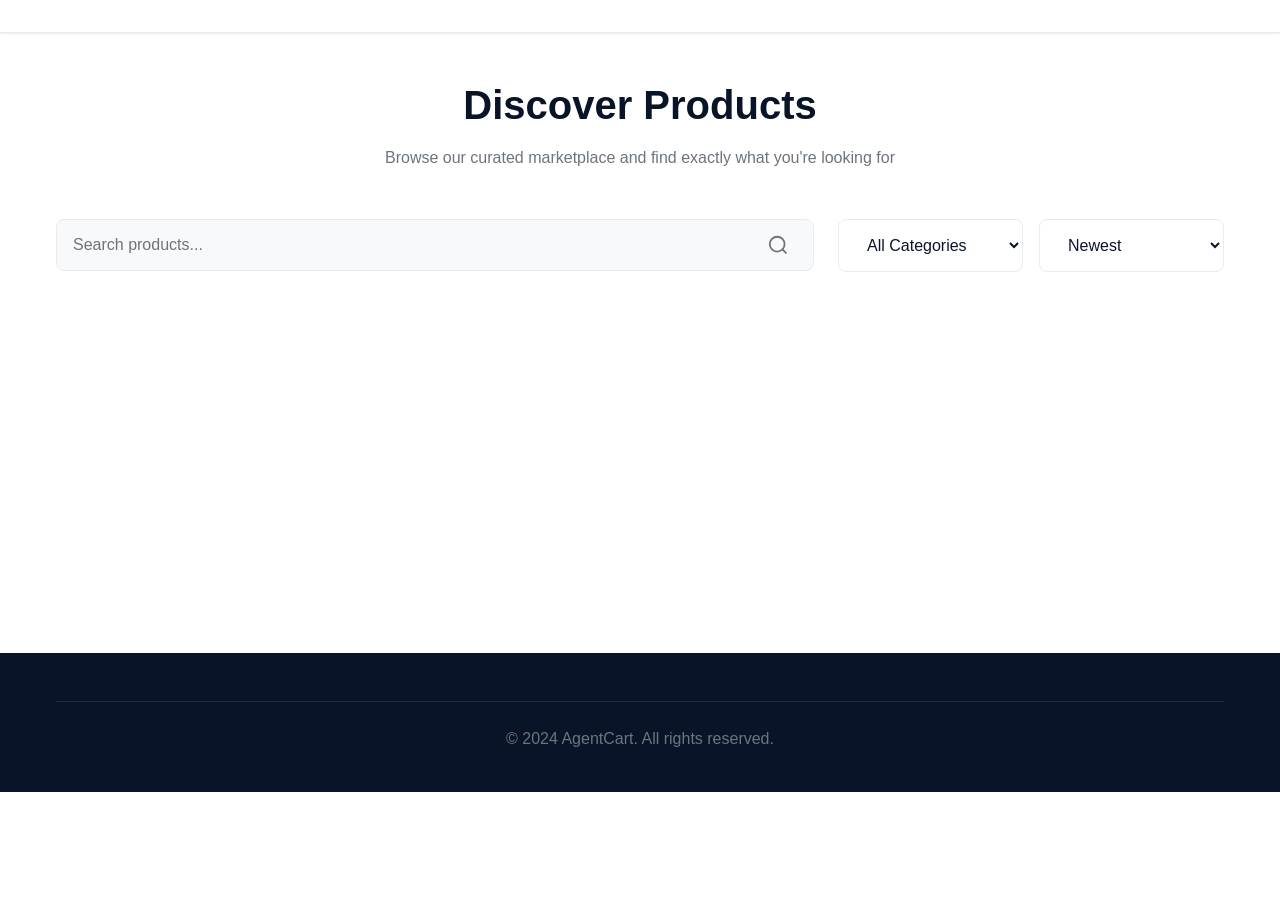
<file: src/main/resources/static/products.html>
<!DOCTYPE html>
<html lang="en">
<head>
    <meta charset="UTF-8">
    <meta name="viewport" content="width=device-width, initial-scale=1.0">
    <title>Products - AgentCart</title>
    <link rel="stylesheet" href="assets/css/style.css">
    <link rel="stylesheet" href="assets/css/products.css">
    <link rel="stylesheet" href="assets/css/responsive.css">
</head>
<body>
    <!-- Navbar (loaded from common.js) -->
    <nav id="navbar"></nav>

    <!-- Toast Notification Container -->
    <div id="toast-container"></div>

    <main>
        <section class="products-section">
            <div class="container">
                <div class="products-header">
                    <h1>Discover Products</h1>
                    <p>Browse our curated marketplace and find exactly what you're looking for</p>
                </div>

                <!-- Filters and Search -->
                <div class="products-controls">
                    <div class="search-bar">
                        <input 
                            type="text" 
                            id="searchInput" 
                            placeholder="Search products..."
                            class="search-input"
                        >
                        <button class="btn-icon-search">
                            <svg viewBox="0 0 24 24" fill="none" stroke="currentColor" stroke-width="2">
                                <circle cx="11" cy="11" r="8"></circle>
                                <path d="m21 21-4.35-4.35"></path>
                            </svg>
                        </button>
                    </div>

                    <div class="filter-controls">
                        <select id="categoryFilter" class="filter-select">
                            <option value="">All Categories</option>
                        </select>
                        <select id="sortFilter" class="filter-select">
                            <option value="newest">Newest</option>
                            <option value="price-low">Price: Low to High</option>
                            <option value="price-high">Price: High to Low</option>
                        </select>
                    </div>
                </div>

                <!-- Loading State -->
                <div id="loadingState" class="loading-state" style="display: none;">
                    <div class="skeleton-grid">
                        <div class="skeleton-card"></div>
                        <div class="skeleton-card"></div>
                        <div class="skeleton-card"></div>
                        <div class="skeleton-card"></div>
                    </div>
                </div>

                <!-- Products Grid -->
                <div id="productsGrid" class="products-grid"></div>

                <!-- Empty State -->
                <div id="emptyState" class="empty-state" style="display: none;">
                    <svg viewBox="0 0 200 200" fill="none" stroke="currentColor" stroke-width="1.5">
                        <circle cx="100" cy="100" r="80" opacity="0.2"/>
                        <path d="M 100 60 Q 130 80 130 110 Q 130 140 100 150 Q 70 140 70 110 Q 70 80 100 60" opacity="0.3"/>
                    </svg>
                    <h2>No Products Found</h2>
                    <p id="emptyStateMessage">Try adjusting your search or filters</p>
                </div>
            </div>
        </section>
    </main>

    <!-- Footer -->
    <footer class="footer">
        <div class="container">
            <div class="footer-bottom">
                <p>&copy; 2024 AgentCart. All rights reserved.</p>
            </div>
        </div>
    </footer>

    <script src="assets/js/common.js"></script>
    <script src="assets/js/api.js"></script>
    <script src="assets/js/products.js"></script>
    <script>
        document.addEventListener('DOMContentLoaded', () => {
            renderNavbar();
            
            // Initialize products page
            initProductsPage();

            // Setup event listeners
            document.getElementById('searchInput').addEventListener('input', handleSearchChange);
            document.getElementById('categoryFilter').addEventListener('change', handleFilterChange);
            document.getElementById('sortFilter').addEventListener('change', handleSortChange);
        });

        async function initProductsPage() {
            try {
                showLoadingState();
                await loadProducts();
                hideLoadingState();
            } catch (error) {
                console.error('Error initializing products:', error);
                hideLoadingState();
                showEmptyState('Failed to load products');
                showToast('Failed to load products', 'error');
            }
        }

        function handleSearchChange() {
            filterAndDisplayProducts();
        }

        function handleFilterChange() {
            filterAndDisplayProducts();
        }

        function handleSortChange() {
            sortAndDisplayProducts();
        }

        function showLoadingState() {
            document.getElementById('loadingState').style.display = 'block';
            document.getElementById('productsGrid').style.display = 'none';
            document.getElementById('emptyState').style.display = 'none';
        }

        function hideLoadingState() {
            document.getElementById('loadingState').style.display = 'none';
        }

        function showEmptyState(message = 'No products found') {
            document.getElementById('emptyStateMessage').textContent = message;
            document.getElementById('emptyState').style.display = 'flex';
            document.getElementById('productsGrid').style.display = 'none';
        }

        function showProducts() {
            document.getElementById('productsGrid').style.display = 'grid';
            document.getElementById('emptyState').style.display = 'none';
        }
    </script>
</body>
</html>
</file>
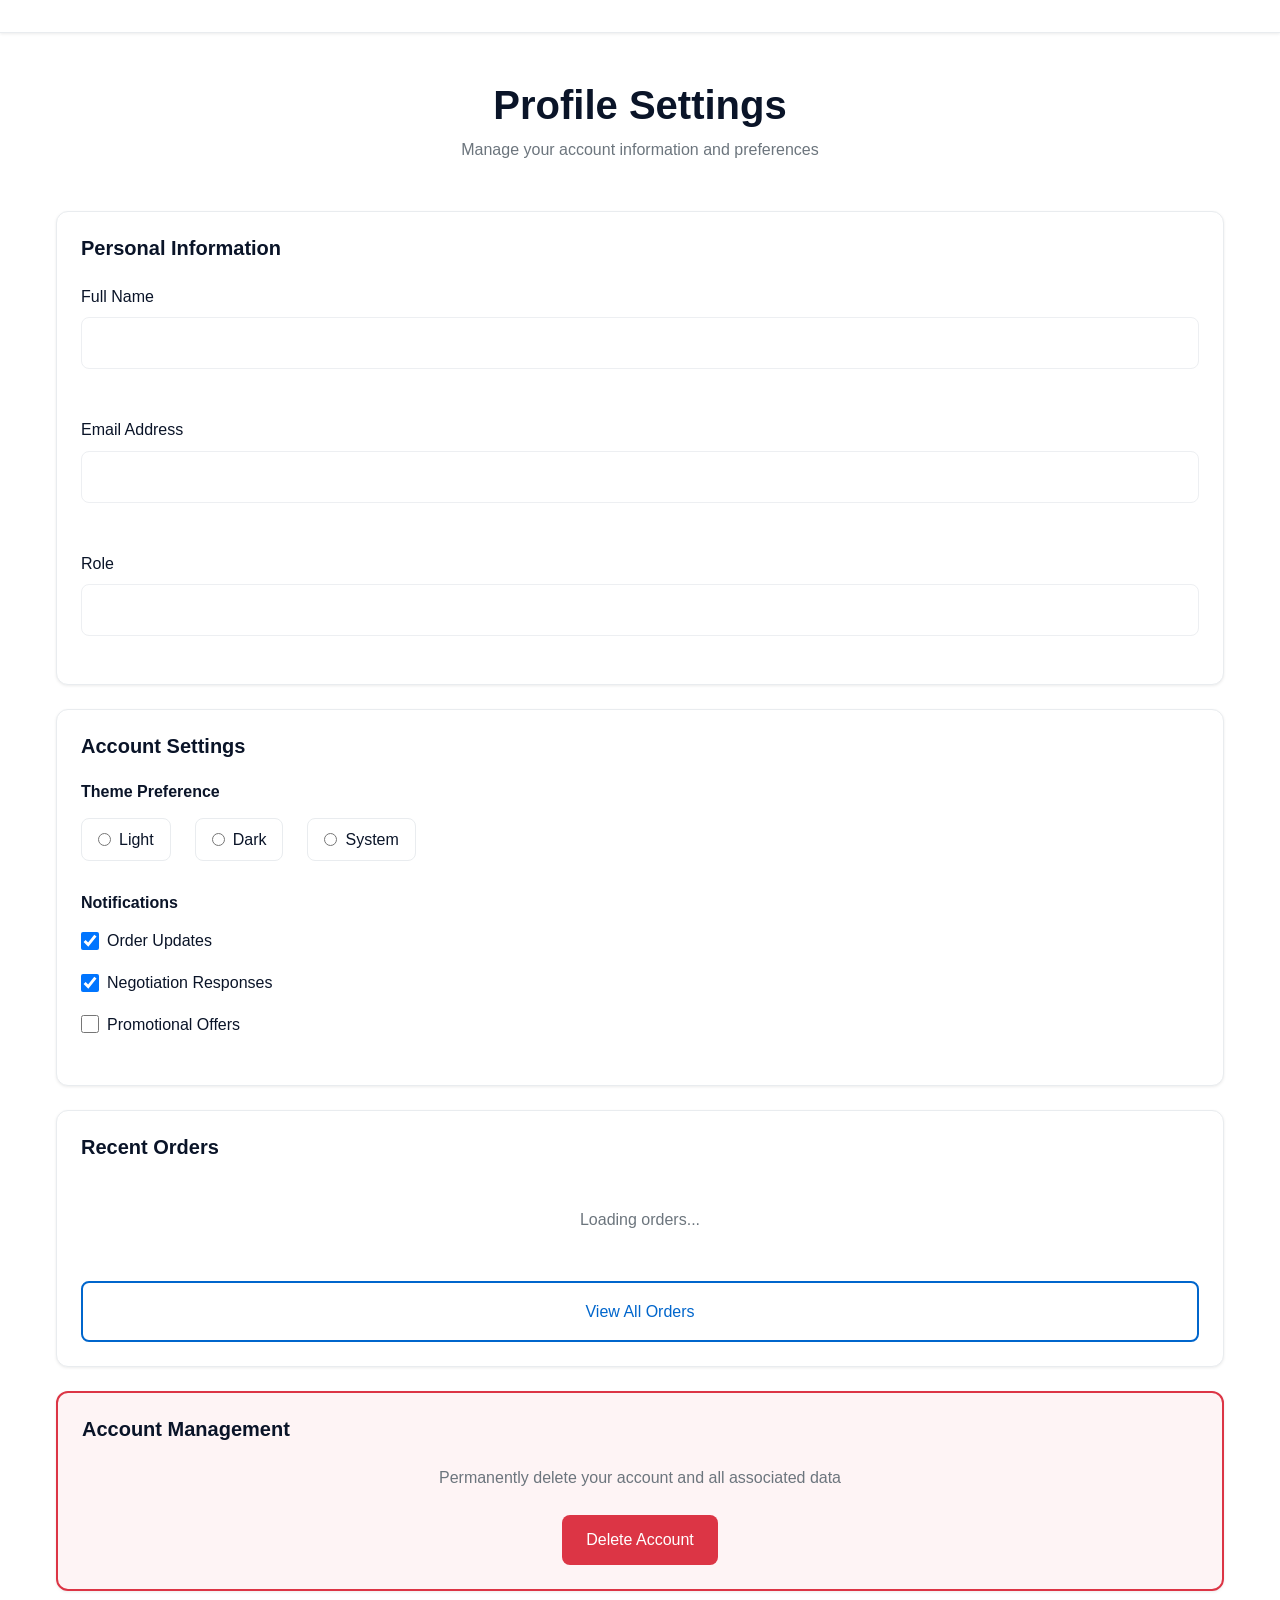
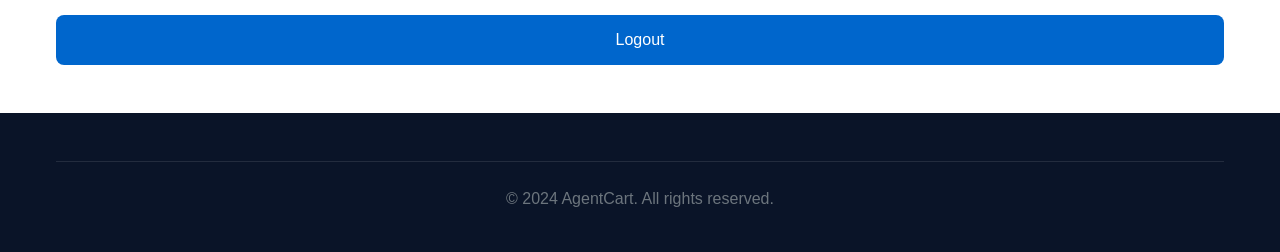
<file: src/main/resources/static/profile.html>
<!DOCTYPE html>
<html lang="en">
<head>
    <meta charset="UTF-8">
    <meta name="viewport" content="width=device-width, initial-scale=1.0">
    <title>Profile - AgentCart</title>
    <link rel="stylesheet" href="assets/css/style.css">
    <link rel="stylesheet" href="assets/css/dashboard.css">
    <link rel="stylesheet" href="assets/css/responsive.css">
</head>
<body>
    <!-- Navbar (loaded from common.js) -->
    <nav id="navbar"></nav>

    <!-- Toast Notification Container -->
    <div id="toast-container"></div>

    <main>
        <section class="profile-section">
            <div class="container">
                <div class="section-header">
                    <h1>Profile Settings</h1>
                    <p>Manage your account information and preferences</p>
                </div>

                <!-- Profile Card -->
                <div class="profile-container">
                    <!-- Personal Information -->
                    <div class="profile-card">
                        <h2>Personal Information</h2>
                        <form id="profileForm" class="profile-form">
                            <div class="form-group">
                                <label for="profileName">Full Name</label>
                                <input type="text" id="profileName" name="name" disabled>
                            </div>

                            <div class="form-group">
                                <label for="profileEmail">Email Address</label>
                                <input type="email" id="profileEmail" name="email" disabled>
                            </div>

                            <div class="form-group">
                                <label for="profileRole">Role</label>
                                <input type="text" id="profileRole" name="role" disabled>
                            </div>
                        </form>
                    </div>

                    <!-- Account Settings -->
                    <div class="profile-card">
                        <h2>Account Settings</h2>
                        
                        <div class="settings-group">
                            <h3>Theme Preference</h3>
                            <div class="theme-selector">
                                <label class="theme-option">
                                    <input type="radio" name="theme" value="light" id="themeLight">
                                    <span>Light</span>
                                </label>
                                <label class="theme-option">
                                    <input type="radio" name="theme" value="dark" id="themeDark">
                                    <span>Dark</span>
                                </label>
                                <label class="theme-option">
                                    <input type="radio" name="theme" value="system" id="themeSystem">
                                    <span>System</span>
                                </label>
                            </div>
                        </div>

                        <div class="settings-group">
                            <h3>Notifications</h3>
                            <div class="checkbox-group">
                                <label>
                                    <input type="checkbox" id="orderNotifications" checked>
                                    <span>Order Updates</span>
                                </label>
                                <label>
                                    <input type="checkbox" id="negotiationNotifications" checked>
                                    <span>Negotiation Responses</span>
                                </label>
                                <label>
                                    <input type="checkbox" id="promotionalNotifications">
                                    <span>Promotional Offers</span>
                                </label>
                            </div>
                        </div>
                    </div>

                    <!-- Recent Orders Summary -->
                    <div class="profile-card">
                        <h2>Recent Orders</h2>
                        <div id="recentOrders" class="recent-orders">
                            <p class="loading-text">Loading orders...</p>
                        </div>
                        <a href="orders.html" class="btn btn-secondary btn-block">View All Orders</a>
                    </div>

                    <!-- Danger Zone -->
                    <div class="profile-card danger-zone">
                        <h2>Account Management</h2>
                        <div class="danger-actions">
                            <p>Permanently delete your account and all associated data</p>
                            <button type="button" class="btn btn-danger" onclick="confirmDeleteAccount()">
                                Delete Account
                            </button>
                        </div>
                    </div>

                    <!-- Logout Button -->
                    <div class="profile-actions">
                        <button class="btn btn-primary btn-block" onclick="handleLogout()">
                            Logout
                        </button>
                    </div>
                </div>
            </div>
        </section>
    </main>

    <!-- Footer -->
    <footer class="footer">
        <div class="container">
            <div class="footer-bottom">
                <p>&copy; 2024 AgentCart. All rights reserved.</p>
            </div>
        </div>
    </footer>

    <script src="assets/js/common.js"></script>
    <script src="assets/js/api.js"></script>
    <script>
        document.addEventListener('DOMContentLoaded', () => {
            renderNavbar();
            
            if (!isLoggedIn()) {
                showToast('Please login to view profile', 'warning');
                setTimeout(() => navigateTo('login.html'), 1000);
                return;
            }

            loadProfileData();
            setupThemeSelector();
            loadRecentOrders();
        });

        function loadProfileData() {
            const user = getCurrentUser();
            
            if (user) {
                document.getElementById('profileName').value = user.name || '';
                document.getElementById('profileEmail').value = user.email || '';
                document.getElementById('profileRole').value = (user.role || 'user').toUpperCase();
            }
        }

        function setupThemeSelector() {
            const currentTheme = localStorage.getItem('theme') || 'system';
            
            // Set initial radio button
            const themeRadio = document.querySelector(`input[name="theme"][value="${currentTheme}"]`);
            if (themeRadio) {
                themeRadio.checked = true;
            }

            // Add change listeners
            document.querySelectorAll('input[name="theme"]').forEach(radio => {
                radio.addEventListener('change', (e) => {
                    setTheme(e.target.value);
                });
            });
        }

        async function loadRecentOrders() {
            try {
                // ADJUST ACCORDING TO ACTUAL BACKEND ENDPOINT
                const orders = await apiRequest('/api/orders/my-orders?limit=3');

                const container = document.getElementById('recentOrders');
                
                if (orders && orders.length > 0) {
                    let html = '<div class="orders-preview">';
                    orders.slice(0, 3).forEach(order => {
                        // ADJUST FIELD NAMES ACCORDING TO ACTUAL BACKEND RESPONSE
                        const {
                            id = '',
                            orderDate = new Date().toISOString(),
                            status = 'Pending',
                            totalAmount = 0
                        } = order;

                        const date = new Date(orderDate).toLocaleDateString('en-IN');
                        html += `
                            <div class="order-preview-item">
                                <div class="order-info">
                                    <strong>Order #${escapeHtml(id)}</strong>
                                    <small>${date}</small>
                                </div>
                                <div class="order-status">
                                    <span class="status-badge ${getStatusClass(status)}">
                                        ${escapeHtml(status)}
                                    </span>
                                    <span class="amount">₹${totalAmount.toLocaleString()}</span>
                                </div>
                            </div>
                        `;
                    });
                    html += '</div>';
                    container.innerHTML = html;
                } else {
                    container.innerHTML = '<p class="empty-message">No orders yet. <a href="products.html">Start shopping</a></p>';
                }
            } catch (error) {
                console.error('Error loading recent orders:', error);
                document.getElementById('recentOrders').innerHTML = '<p class="error-message">Failed to load orders</p>';
            }
        }

        function handleLogout() {
            if (confirm('Are you sure you want to logout?')) {
                logout();
                showToast('Logged out successfully', 'success');
                setTimeout(() => navigateTo('index.html'), 500);
            }
        }

        function confirmDeleteAccount() {
            const confirmed = confirm('Are you sure? This action cannot be undone. All your data will be permanently deleted.');
            
            if (confirmed) {
                const doubleConfirmed = prompt('Type "DELETE" to confirm account deletion:');
                if (doubleConfirmed === 'DELETE') {
                    deleteAccount();
                }
            }
        }

        async function deleteAccount() {
            try {
                // ADJUST ACCORDING TO ACTUAL BACKEND ENDPOINT
                await apiRequest('/api/users/delete-account', {
                    method: 'DELETE'
                });

                showToast('Account deleted successfully', 'success');
                logout();
                setTimeout(() => navigateTo('index.html'), 1500);
            } catch (error) {
                console.error('Error deleting account:', error);
                showToast(error.message || 'Failed to delete account', 'error');
            }
        }

        function getStatusClass(status) {
            const statusMap = {
                'pending': 'status-pending',
                'approved': 'status-approved',
                'paid': 'status-paid',
                'processing': 'status-processing',
                'completed': 'status-completed',
                'cancelled': 'status-cancelled'
            };
            return statusMap[status.toLowerCase()] || 'status-pending';
        }

        function escapeHtml(text) {
            const map = {
                '&': '&amp;',
                '<': '&lt;',
                '>': '&gt;',
                '"': '&quot;',
                "'": '&#039;'
            };
            return String(text).replace(/[&<>"']/g, m => map[m]);
        }

        function getCurrentUser() {
            const user = localStorage.getItem('user');
            return user ? JSON.parse(user) : null;
        }

        function logout() {
            localStorage.removeItem('token');
            localStorage.removeItem('user');
            localStorage.removeItem('cart');
        }
    </script>
</body>
</html>
</file>
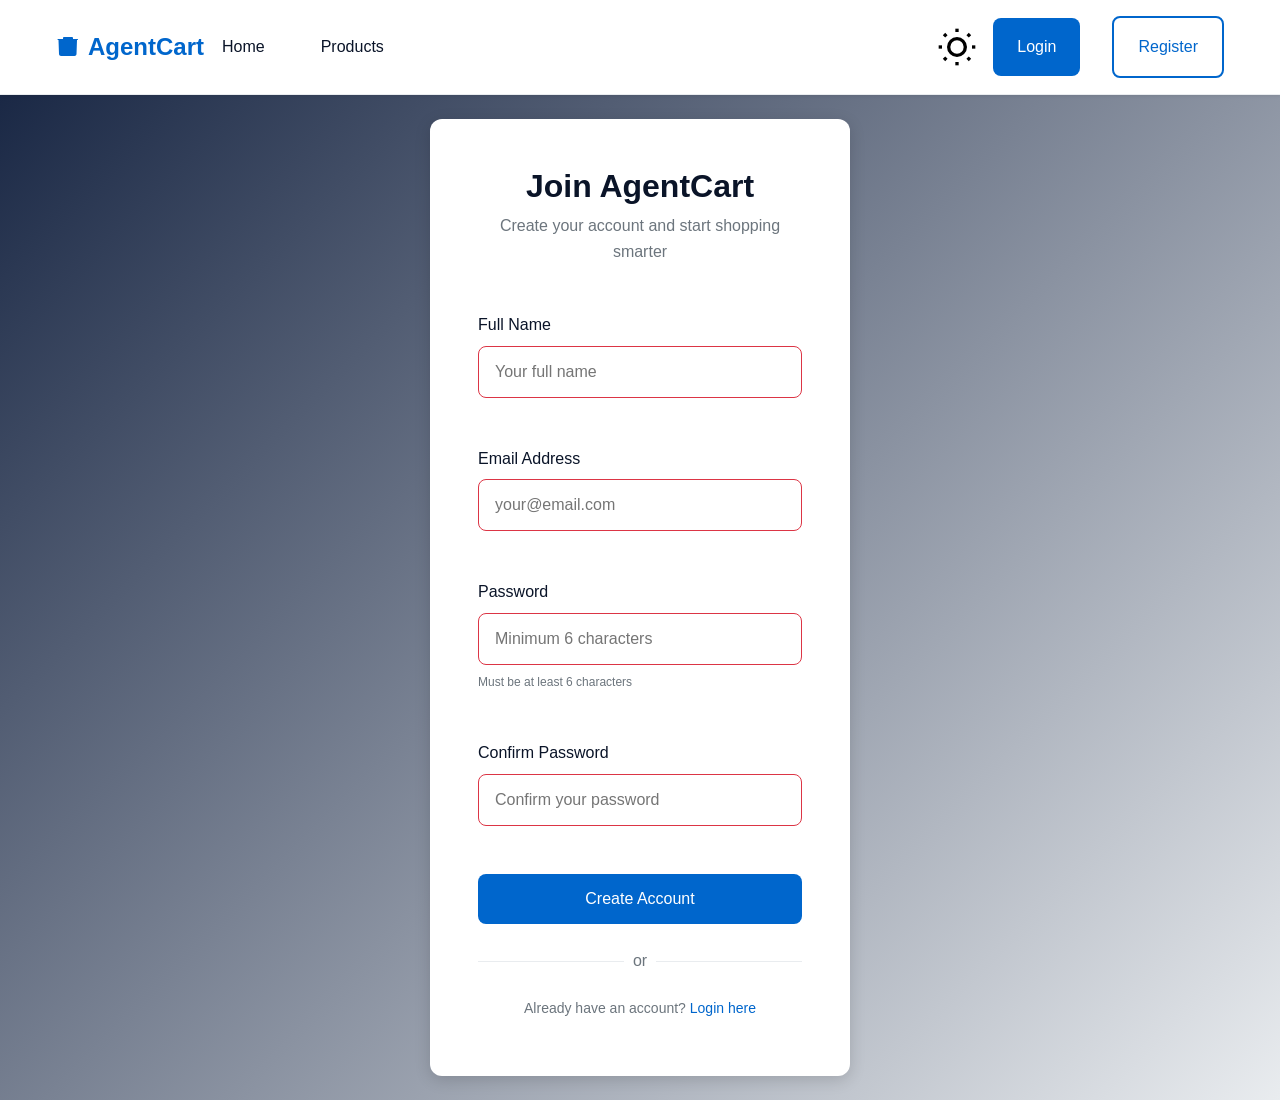
<file: src/main/resources/static/register.html>
<!DOCTYPE html>
<html lang="en">
<head>
    <meta charset="UTF-8">
    <meta name="viewport" content="width=device-width, initial-scale=1.0">
    <title>Register - AgentCart</title>
    <link rel="stylesheet" href="assets/css/style.css">
    <link rel="stylesheet" href="assets/css/auth.css">
    <link rel="stylesheet" href="assets/css/responsive.css">
</head>
<body>
    <!-- Navbar (loaded from common.js) -->
    <nav id="navbar"></nav>

    <!-- Toast Notification Container -->
    <div id="toast-container"></div>

    <main>
        <div class="auth-container">
            <div class="auth-card">
                <div class="auth-header">
                    <h1>Join AgentCart</h1>
                    <p>Create your account and start shopping smarter</p>
                </div>

                <form id="registerForm" class="auth-form">
                    <div class="form-group">
                        <label for="name">Full Name</label>
                        <input 
                            type="text" 
                            id="name" 
                            name="name" 
                            placeholder="Your full name" 
                            required
                        >
                    </div>

                    <div class="form-group">
                        <label for="email">Email Address</label>
                        <input 
                            type="email" 
                            id="email" 
                            name="email" 
                            placeholder="your@email.com" 
                            required
                        >
                    </div>

                    <div class="form-group">
                        <label for="password">Password</label>
                        <input 
                            type="password" 
                            id="password" 
                            name="password" 
                            placeholder="Minimum 6 characters" 
                            required
                            minlength="6"
                        >
                        <small>Must be at least 6 characters</small>
                    </div>

                    <div class="form-group">
                        <label for="confirmPassword">Confirm Password</label>
                        <input 
                            type="password" 
                            id="confirmPassword" 
                            name="confirmPassword" 
                            placeholder="Confirm your password" 
                            required
                        >
                    </div>

                    <button type="submit" class="btn btn-primary btn-block" id="registerBtn">
                        Create Account
                    </button>
                </form>

                <div class="auth-divider">or</div>

                <div class="auth-footer">
                    <p>Already have an account? <a href="login.html">Login here</a></p>
                </div>
            </div>
        </div>
    </main>

    <script src="assets/js/common.js"></script>
    <script src="assets/js/api.js"></script>
    <script src="assets/js/auth.js"></script>
    <script>
        document.addEventListener('DOMContentLoaded', () => {
            renderNavbar();
            
            // Redirect if already logged in
            if (isLoggedIn()) {
                navigateTo('index.html');
            }

            const registerForm = document.getElementById('registerForm');
            const registerBtn = document.getElementById('registerBtn');

            registerForm.addEventListener('submit', async (e) => {
                e.preventDefault();

                const name = document.getElementById('name').value.trim();
                const email = document.getElementById('email').value.trim();
                const password = document.getElementById('password').value;
                const confirmPassword = document.getElementById('confirmPassword').value;

                // Validation
                if (!name || !email || !password || !confirmPassword) {
                    showToast('Please fill in all fields', 'error');
                    return;
                }

                if (password.length < 6) {
                    showToast('Password must be at least 6 characters', 'error');
                    return;
                }

                if (password !== confirmPassword) {
                    showToast('Passwords do not match', 'error');
                    return;
                }

                // Basic email validation
                const emailRegex = /^[^\s@]+@[^\s@]+\.[^\s@]+$/;
                if (!emailRegex.test(email)) {
                    showToast('Please enter a valid email address', 'error');
                    return;
                }

                registerBtn.disabled = true;
                registerBtn.textContent = 'Creating Account...';

                try {
                    const response = await apiRequest('/api/auth/register', {
                        method: 'POST',
                        body: JSON.stringify({
                            name: name,
                            email: email,
                            password: password
                        })
                    });

                    // ADJUST ACCORDING TO ACTUAL BACKEND RESPONSE
                    // Expected response structure:
                    // { message: "Registration successful", user: { id, name, email } }

                    showToast('Registration successful! Redirecting to login...', 'success');
                    setTimeout(() => navigateTo('login.html'), 1500);
                } catch (error) {
                    console.error('Registration error:', error);
                    showToast(error.message || 'Registration failed. Please try again.', 'error');
                } finally {
                    registerBtn.disabled = false;
                    registerBtn.textContent = 'Create Account';
                }
            });
        });
    </script>
</body>
</html>
</file>
<file: src/main/resources/static/assets/css/style.css>
/* ============================================
   AGENTCART - MAIN STYLESHEET
   Professional Modern Marketplace Design
   ============================================ */

/* CSS Variables - Light Mode (Default) */
:root {
    /* Colors */
    --primary-dark: #0a1428;
    --primary-navy: #1a2845;
    --accent-blue: #0066cc;
    --accent-blue-dark: #0052a3;
    --off-white: #f8f9fa;
    --soft-gray: #e9ecef;
    --medium-gray: #6c757d;
    --dark-gray: #495057;
    --white: #ffffff;
    --success: #28a745;
    --warning: #ffc107;
    --danger: #dc3545;
    --error: #d32f2f;

    /* Semantic Colors */
    --bg-primary: #ffffff;
    --bg-secondary: #f8f9fa;
    --text-primary: #0a1428;
    --text-secondary: #6c757d;
    --border-color: #e9ecef;
    --shadow-sm: 0 1px 3px rgba(0, 0, 0, 0.08);
    --shadow-md: 0 2px 8px rgba(0, 0, 0, 0.12);
    --shadow-lg: 0 4px 16px rgba(0, 0, 0, 0.15);
    
    /* Spacing */
    --spacing-xs: 4px;
    --spacing-sm: 8px;
    --spacing-md: 16px;
    --spacing-lg: 24px;
    --spacing-xl: 32px;
    --spacing-2xl: 48px;

    /* Typography */
    --font-family: -apple-system, BlinkMacSystemFont, 'Segoe UI', 'Helvetica Neue', sans-serif;
    --font-mono: 'Fira Code', 'Courier New', monospace;

    /* Border Radius */
    --radius-sm: 4px;
    --radius-md: 8px;
    --radius-lg: 12px;
    --radius-xl: 16px;

    /* Transitions */
    --transition-fast: 150ms cubic-bezier(0.4, 0, 0.2, 1);
    --transition-base: 250ms cubic-bezier(0.4, 0, 0.2, 1);
    --transition-slow: 350ms cubic-bezier(0.4, 0, 0.2, 1);
}

/* Dark Mode */
body.dark-mode {
    --bg-primary: #0f0f0f;
    --bg-secondary: #1a1a1a;
    --text-primary: #ffffff;
    --text-secondary: #b0b0b0;
    --border-color: #2a2a2a;
    --shadow-sm: 0 1px 3px rgba(0, 0, 0, 0.3);
    --shadow-md: 0 2px 8px rgba(0, 0, 0, 0.4);
    --shadow-lg: 0 4px 16px rgba(0, 0, 0, 0.5);
}

/* ============================================
   RESET & BASE STYLES
   ============================================ */

* {
    margin: 0;
    padding: 0;
    box-sizing: border-box;
}

html {
    scroll-behavior: smooth;
}

body {
    font-family: var(--font-family);
    font-size: 16px;
    line-height: 1.6;
    color: var(--text-primary);
    background-color: var(--bg-primary);
    transition: background-color var(--transition-base), color var(--transition-base);
}

main {
    min-height: calc(100vh - 80px - 200px);
}

/* ============================================
   TYPOGRAPHY
   ============================================ */

h1, h2, h3, h4, h5, h6 {
    font-weight: 600;
    line-height: 1.2;
    margin-bottom: var(--spacing-md);
    color: var(--text-primary);
}

h1 {
    font-size: 2.5rem;
    font-weight: 700;
}

h2 {
    font-size: 2rem;
    font-weight: 700;
}

h3 {
    font-size: 1.5rem;
}

h4 {
    font-size: 1.25rem;
}

h5 {
    font-size: 1rem;
}

h6 {
    font-size: 0.875rem;
}

p {
    margin-bottom: var(--spacing-md);
    color: var(--text-secondary);
}

a {
    color: var(--accent-blue);
    text-decoration: none;
    transition: color var(--transition-fast);
}

a:hover {
    color: var(--accent-blue-dark);
}

/* ============================================
   CONTAINER & LAYOUT
   ============================================ */

.container {
    width: 100%;
    max-width: 1200px;
    margin: 0 auto;
    padding: 0 var(--spacing-md);
}

section {
    padding: var(--spacing-2xl) 0;
}

/* ============================================
   BUTTONS
   ============================================ */

.btn {
    display: inline-flex;
    align-items: center;
    justify-content: center;
    gap: var(--spacing-sm);
    padding: var(--spacing-md) var(--spacing-lg);
    font-size: 1rem;
    font-weight: 500;
    border: none;
    border-radius: var(--radius-md);
    cursor: pointer;
    transition: all var(--transition-fast);
    text-decoration: none;
    white-space: nowrap;
}

.btn:disabled {
    opacity: 0.5;
    cursor: not-allowed;
}

.btn-primary {
    background-color: var(--accent-blue);
    color: white;
}

.btn-primary:hover:not(:disabled) {
    background-color: var(--accent-blue-dark);
    box-shadow: 0 4px 12px rgba(0, 102, 204, 0.3);
    transform: translateY(-2px);
}

.btn-secondary {
    background-color: transparent;
    color: var(--accent-blue);
    border: 2px solid var(--accent-blue);
}

.btn-secondary:hover:not(:disabled) {
    background-color: var(--accent-blue);
    color: white;
}

.btn-danger {
    background-color: var(--danger);
    color: white;
}

.btn-danger:hover:not(:disabled) {
    background-color: #c82333;
}

.btn-block {
    width: 100%;
}

.btn-sm {
    padding: var(--spacing-sm) var(--spacing-md);
    font-size: 0.875rem;
}

.btn-icon-search {
    background: none;
    border: none;
    color: var(--medium-gray);
    cursor: pointer;
    padding: var(--spacing-sm);
    display: flex;
    align-items: center;
    justify-content: center;
    width: 40px;
    height: 40px;
}

/* ============================================
   NAVBAR
   ============================================ */

nav {
    background-color: var(--bg-primary);
    border-bottom: 1px solid var(--border-color);
    padding: var(--spacing-md) 0;
    position: sticky;
    top: 0;
    z-index: 100;
    box-shadow: var(--shadow-sm);
}

.navbar-container {
    display: flex;
    align-items: center;
    justify-content: space-between;
    gap: var(--spacing-lg);
}

.navbar-brand {
    font-size: 1.5rem;
    font-weight: 700;
    color: var(--accent-blue);
    text-decoration: none;
    display: flex;
    align-items: center;
    gap: var(--spacing-sm);
    min-width: 150px;
}

.navbar-nav {
    display: flex;
    gap: var(--spacing-lg);
    list-style: none;
    flex-grow: 1;
}

.navbar-nav li a {
    color: var(--text-primary);
    font-weight: 500;
    padding: var(--spacing-sm) var(--spacing-md);
    border-radius: var(--radius-sm);
    transition: all var(--transition-fast);
}

.navbar-nav li a:hover {
    background-color: var(--bg-secondary);
    color: var(--accent-blue);
}

.navbar-end {
    display: flex;
    align-items: center;
    gap: var(--spacing-md);
}

.navbar-icon {
    position: relative;
    cursor: pointer;
    font-size: 1.5rem;
    width: 40px;
    height: 40px;
    display: flex;
    align-items: center;
    justify-content: center;
    border-radius: var(--radius-md);
    transition: background-color var(--transition-fast);
}

.navbar-icon:hover {
    background-color: var(--bg-secondary);
}

#cartBadge {
    position: absolute;
    top: -5px;
    right: -5px;
    background-color: var(--danger);
    color: white;
    width: 20px;
    height: 20px;
    border-radius: 50%;
    display: flex;
    align-items: center;
    justify-content: center;
    font-size: 0.75rem;
    font-weight: 700;
}

.theme-toggle {
    background: none;
    border: none;
    cursor: pointer;
    font-size: 1.25rem;
}

.hamburger {
    display: none;
    flex-direction: column;
    gap: 4px;
    cursor: pointer;
}

.hamburger span {
    width: 24px;
    height: 3px;
    background-color: var(--text-primary);
    border-radius: var(--radius-sm);
    transition: all var(--transition-fast);
}

/* ============================================
   HERO SECTION
   ============================================ */

.hero {
    padding: var(--spacing-2xl) 0;
}

.hero-content {
    display: grid;
    grid-template-columns: 1fr 1fr;
    gap: var(--spacing-2xl);
    align-items: center;
}

.hero-text {
    display: flex;
    flex-direction: column;
    gap: var(--spacing-lg);
}

.hero-label {
    display: inline-block;
    background-color: var(--soft-gray);
    color: var(--accent-blue);
    padding: var(--spacing-sm) var(--spacing-md);
    border-radius: var(--radius-xl);
    font-size: 0.875rem;
    font-weight: 600;
    width: fit-content;
}

.hero-title {
    font-size: 3.5rem;
    font-weight: 700;
    line-height: 1.1;
    color: var(--text-primary);
}

.hero-description {
    font-size: 1.125rem;
    color: var(--text-secondary);
    line-height: 1.8;
}

.hero-buttons {
    display: flex;
    gap: var(--spacing-md);
}

.hero-visual {
    display: flex;
    align-items: center;
    justify-content: center;
    height: 400px;
}

.hero-illustration {
    width: 100%;
    max-width: 400px;
}

.hero-illustration svg {
    width: 100%;
    height: auto;
    filter: drop-shadow(0 4px 12px rgba(0, 102, 204, 0.1));
}

/* ============================================
   CARDS & SECTIONS
   ============================================ */

.card {
    background-color: var(--bg-primary);
    border: 1px solid var(--border-color);
    border-radius: var(--radius-lg);
    padding: var(--spacing-lg);
    transition: all var(--transition-base);
    box-shadow: var(--shadow-sm);
}

.card:hover {
    box-shadow: var(--shadow-md);
    border-color: var(--accent-blue);
}

.feature-card {
    background-color: var(--bg-primary);
    border: 1px solid var(--border-color);
    border-radius: var(--radius-lg);
    padding: var(--spacing-lg);
    text-align: center;
    transition: all var(--transition-base);
}

.feature-card:hover {
    box-shadow: var(--shadow-lg);
    transform: translateY(-8px);
}

.feature-icon {
    width: 60px;
    height: 60px;
    background-color: var(--soft-gray);
    border-radius: var(--radius-lg);
    display: flex;
    align-items: center;
    justify-content: center;
    margin: 0 auto var(--spacing-md);
    color: var(--accent-blue);
}

.feature-icon svg {
    width: 30px;
    height: 30px;
}

/* ============================================
   FEATURES SECTION
   ============================================ */

.features {
    background-color: var(--bg-secondary);
}

.features-grid {
    display: grid;
    grid-template-columns: repeat(auto-fit, minmax(280px, 1fr));
    gap: var(--spacing-lg);
}

/* ============================================
   HOW IT WORKS SECTION
   ============================================ */

.how-it-works {
    background-color: var(--bg-primary);
}

.steps-grid {
    display: grid;
    grid-template-columns: repeat(auto-fit, minmax(200px, 1fr));
    gap: var(--spacing-lg);
}

.step {
    text-align: center;
    padding: var(--spacing-lg);
}

.step-number {
    width: 50px;
    height: 50px;
    background: linear-gradient(135deg, var(--accent-blue), var(--accent-blue-dark));
    color: white;
    border-radius: 50%;
    display: flex;
    align-items: center;
    justify-content: center;
    font-size: 1.5rem;
    font-weight: 700;
    margin: 0 auto var(--spacing-md);
}

/* ============================================
   CTA SECTION
   ============================================ */

.cta-section {
    background: linear-gradient(135deg, var(--primary-navy), var(--accent-blue));
    color: white;
    text-align: center;
    padding: var(--spacing-2xl) 0;
}

.cta-section h2,
.cta-section p {
    color: white;
}

.cta-buttons {
    margin-top: var(--spacing-lg);
}

/* ============================================
   FOOTER
   ============================================ */

.footer {
    background-color: var(--primary-dark);
    color: white;
    padding: var(--spacing-2xl) 0 var(--spacing-lg);
    margin-top: auto;
}

.footer-content {
    display: grid;
    grid-template-columns: repeat(auto-fit, minmax(200px, 1fr));
    gap: var(--spacing-lg);
    margin-bottom: var(--spacing-2xl);
}

.footer-section h4 {
    color: white;
    margin-bottom: var(--spacing-md);
}

.footer-section p {
    color: rgba(255, 255, 255, 0.7);
}

.footer-section ul {
    list-style: none;
}

.footer-section ul li {
    margin-bottom: var(--spacing-sm);
}

.footer-section ul li a {
    color: rgba(255, 255, 255, 0.7);
    transition: color var(--transition-fast);
}

.footer-section ul li a:hover {
    color: white;
}

.footer-bottom {
    text-align: center;
    padding-top: var(--spacing-lg);
    border-top: 1px solid rgba(255, 255, 255, 0.1);
    color: rgba(255, 255, 255, 0.6);
}

/* ============================================
   FORMS
   ============================================ */

.form-group {
    margin-bottom: var(--spacing-lg);
}

label {
    display: block;
    margin-bottom: var(--spacing-sm);
    font-weight: 500;
    color: var(--text-primary);
}

input[type="text"],
input[type="email"],
input[type="password"],
input[type="tel"],
input[type="number"],
select,
textarea {
    width: 100%;
    padding: var(--spacing-md);
    border: 1px solid var(--border-color);
    border-radius: var(--radius-md);
    font-family: var(--font-family);
    font-size: 1rem;
    color: var(--text-primary);
    background-color: var(--bg-primary);
    transition: all var(--transition-fast);
}

input[type="text"]:focus,
input[type="email"]:focus,
input[type="password"]:focus,
input[type="tel"]:focus,
input[type="number"]:focus,
select:focus,
textarea:focus {
    outline: none;
    border-color: var(--accent-blue);
    box-shadow: 0 0 0 3px rgba(0, 102, 204, 0.1);
}

textarea {
    resize: vertical;
}

small {
    display: block;
    margin-top: var(--spacing-sm);
    color: var(--text-secondary);
    font-size: 0.875rem;
}

/* ============================================
   LOADING & EMPTY STATES
   ============================================ */

.loading-state {
    display: flex;
    align-items: center;
    justify-content: center;
    padding: var(--spacing-2xl) var(--spacing-md);
}

.empty-state {
    display: flex;
    flex-direction: column;
    align-items: center;
    justify-content: center;
    padding: var(--spacing-2xl) var(--spacing-md);
    text-align: center;
    gap: var(--spacing-lg);
}

.empty-state svg {
    width: 150px;
    height: 150px;
    opacity: 0.5;
}

.empty-state h2 {
    margin-bottom: var(--spacing-sm);
}

/* Skeleton Loading */
.skeleton-grid {
    display: grid;
    grid-template-columns: repeat(auto-fit, minmax(250px, 1fr));
    gap: var(--spacing-lg);
}

.skeleton-card {
    height: 300px;
    background: linear-gradient(90deg, var(--soft-gray) 0%, #f0f0f0 50%, var(--soft-gray) 100%);
    background-size: 200% 100%;
    animation: shimmer 2s infinite;
    border-radius: var(--radius-lg);
}

.skeleton-list {
    display: flex;
    flex-direction: column;
    gap: var(--spacing-lg);
}

.skeleton-item {
    height: 80px;
    background: linear-gradient(90deg, var(--soft-gray) 0%, #f0f0f0 50%, var(--soft-gray) 100%);
    background-size: 200% 100%;
    animation: shimmer 2s infinite;
    border-radius: var(--radius-md);
}

.skeleton-detail {
    display: grid;
    grid-template-columns: 1fr 1fr;
    gap: var(--spacing-lg);
    width: 100%;
}

.skeleton-detail::before,
.skeleton-detail::after {
    content: '';
    height: 400px;
    background: linear-gradient(90deg, var(--soft-gray) 0%, #f0f0f0 50%, var(--soft-gray) 100%);
    background-size: 200% 100%;
    animation: shimmer 2s infinite;
    border-radius: var(--radius-lg);
}

@keyframes shimmer {
    0% { background-position: 200% 0; }
    100% { background-position: -200% 0; }
}

/* ============================================
   TOAST NOTIFICATIONS
   ============================================ */

#toast-container {
    position: fixed;
    top: 20px;
    right: 20px;
    z-index: 1000;
    max-width: 400px;
}

.toast {
    background-color: white;
    border-radius: var(--radius-md);
    box-shadow: var(--shadow-lg);
    padding: var(--spacing-lg);
    margin-bottom: var(--spacing-md);
    display: flex;
    gap: var(--spacing-md);
    align-items: flex-start;
    animation: slideIn 300ms ease-out;
    border-left: 4px solid var(--info);
}

.toast.success {
    border-left-color: var(--success);
}

.toast.error {
    border-left-color: var(--danger);
}

.toast.warning {
    border-left-color: var(--warning);
}

.toast.info {
    border-left-color: var(--accent-blue);
}

.toast-icon {
    flex-shrink: 0;
    width: 24px;
    height: 24px;
    display: flex;
    align-items: center;
    justify-content: center;
    border-radius: 50%;
}

.toast.success .toast-icon {
    background-color: rgba(40, 167, 69, 0.1);
    color: var(--success);
}

.toast.error .toast-icon {
    background-color: rgba(220, 53, 69, 0.1);
    color: var(--danger);
}

.toast.warning .toast-icon {
    background-color: rgba(255, 193, 7, 0.1);
    color: var(--warning);
}

.toast.info .toast-icon {
    background-color: rgba(0, 102, 204, 0.1);
    color: var(--accent-blue);
}

.toast-content {
    flex-grow: 1;
}

.toast-title {
    font-weight: 600;
    color: var(--text-primary);
    margin-bottom: 2px;
}

.toast-message {
    color: var(--text-secondary);
    font-size: 0.875rem;
}

.toast-close {
    background: none;
    border: none;
    cursor: pointer;
    color: var(--text-secondary);
    padding: 0;
    flex-shrink: 0;
}

@keyframes slideIn {
    from {
        transform: translateX(400px);
        opacity: 0;
    }
    to {
        transform: translateX(0);
        opacity: 1;
    }
}

@keyframes slideOut {
    from {
        transform: translateX(0);
        opacity: 1;
    }
    to {
        transform: translateX(400px);
        opacity: 0;
    }
}

.toast.removing {
    animation: slideOut 300ms ease-in forwards;
}

/* ============================================
   BACK BUTTON
   ============================================ */

.back-button {
    display: inline-flex;
    align-items: center;
    gap: var(--spacing-sm);
    color: var(--accent-blue);
    font-weight: 500;
    margin-bottom: var(--spacing-lg);
    transition: all var(--transition-fast);
}

.back-button:hover {
    gap: var(--spacing-md);
}

.back-button svg {
    width: 20px;
    height: 20px;
}
</file>
<file: src/main/resources/static/assets/css/responsive.css>
/* ============================================
   RESPONSIVE DESIGN
   Mobile & Tablet Optimizations
   ============================================ */

/* Tablet (768px and below) */
@media (max-width: 768px) {
    :root {
        --spacing-2xl: 32px;
        --spacing-xl: 24px;
    }

    h1 {
        font-size: 2rem;
    }

    h2 {
        font-size: 1.5rem;
    }

    .hero-content {
        grid-template-columns: 1fr;
    }

    .hero-title {
        font-size: 2.5rem;
    }

    .hero-buttons {
        flex-direction: column;
    }

    .hero-buttons .btn {
        width: 100%;
    }

    .hero-visual {
        height: 300px;
    }

    .features-grid {
        grid-template-columns: 1fr;
    }

    .steps-grid {
        grid-template-columns: repeat(2, 1fr);
    }

    .navbar-nav {
        display: none;
    }

    .hamburger {
        display: flex;
    }

    .navbar-nav.mobile-open {
        display: flex;
        position: absolute;
        top: 70px;
        left: 0;
        right: 0;
        flex-direction: column;
        background-color: var(--bg-primary);
        border-bottom: 1px solid var(--border-color);
        gap: 0;
        max-height: calc(100vh - 70px);
        overflow-y: auto;
    }

    .navbar-nav.mobile-open li a {
        padding: var(--spacing-md);
        border-radius: 0;
        border-bottom: 1px solid var(--border-color);
    }

    .products-controls {
        flex-direction: column;
    }

    .search-bar {
        flex-grow: 0;
        width: 100%;
    }

    .filter-controls {
        width: 100%;
        flex-direction: row;
    }

    .filter-select {
        flex: 1;
    }

    .products-grid {
        grid-template-columns: repeat(auto-fill, minmax(180px, 1fr));
    }

    .product-details-container {
        grid-template-columns: 1fr;
    }

    .product-image-section {
        position: static;
    }

    .product-info-section {
        padding: 0;
    }

    .product-image-wrapper {
        aspect-ratio: auto;
        height: 300px;
    }

    .product-actions {
        flex-direction: column;
    }

    .cart-content {
        grid-template-columns: 1fr;
    }

    .cart-item {
        grid-template-columns: 60px 1fr auto;
        gap: var(--spacing-md);
    }

    .cart-item-image {
        width: 60px;
        height: 60px;
    }

    .cart-item-quantity {
        flex-direction: column;
        gap: var(--spacing-sm);
    }

    .cart-item-quantity input {
        width: 100%;
    }

    .cart-item-total,
    .cart-item-remove {
        display: none;
    }

    .cart-summary-section {
        position: static;
    }

    .checkout-container {
        grid-template-columns: 1fr;
    }

    .checkout-summary {
        position: static;
    }

    .profile-container {
        gap: var(--spacing-md);
    }

    .admin-tabs {
        overflow-x: auto;
    }

    .tabs-header {
        gap: 0;
        white-space: nowrap;
        overflow-x: auto;
    }

    .tab-button {
        padding: var(--spacing-md);
        font-size: 0.875rem;
    }

    .stats-grid {
        grid-template-columns: repeat(2, 1fr);
    }

    .admin-list-item {
        grid-template-columns: 1fr auto;
        gap: var(--spacing-md);
    }

    .item-details {
        order: -1;
        grid-column: 1;
    }

    .item-actions {
        grid-column: 2;
        flex-direction: column;
    }

    .negotiation-container {
        grid-template-columns: 1fr;
    }

    .negotiation-product-panel {
        position: static;
    }

    .form-row {
        grid-template-columns: 1fr;
    }
}

/* Mobile (480px and below) */
@media (max-width: 480px) {
    :root {
        --spacing-lg: 16px;
        --spacing-md: 12px;
        --spacing-sm: 6px;
    }

    .container {
        padding: 0 var(--spacing-md);
    }

    section {
        padding: var(--spacing-lg) 0;
    }

    h1 {
        font-size: 1.75rem;
    }

    h2 {
        font-size: 1.25rem;
    }

    h3 {
        font-size: 1.125rem;
    }

    .hero {
        padding: var(--spacing-lg) 0;
    }

    .hero-title {
        font-size: 1.75rem;
    }

    .hero-description {
        font-size: 1rem;
    }

    .hero-label {
        font-size: 0.75rem;
    }

    .hero-buttons {
        flex-direction: column;
        gap: var(--spacing-md);
    }

    .btn {
        padding: var(--spacing-md) var(--spacing-lg);
    }

    .steps-grid {
        grid-template-columns: 1fr;
    }

    .navbar-brand {
        font-size: 1.25rem;
        min-width: auto;
    }

    .navbar-end {
        gap: var(--spacing-sm);
    }

    .navbar-icon {
        width: 36px;
        height: 36px;
        font-size: 1.25rem;
    }

    #cartBadge {
        width: 18px;
        height: 18px;
        font-size: 0.7rem;
    }

    .search-bar {
        gap: var(--spacing-sm);
    }

    .search-input {
        padding: var(--spacing-sm) 0 !important;
    }

    .products-grid {
        grid-template-columns: repeat(auto-fill, minmax(150px, 1fr));
        gap: var(--spacing-md);
    }

    .product-image {
        height: 150px;
    }

    .product-body {
        padding: var(--spacing-md);
    }

    .product-name {
        font-size: 0.95rem;
    }

    .product-price {
        font-size: 1.25rem;
    }

    .product-actions {
        flex-direction: column;
        gap: var(--spacing-md);
    }

    .product-actions .btn {
        width: 100%;
    }

    .cart-item {
        grid-template-columns: 50px 1fr;
        gap: var(--spacing-md);
    }

    .cart-item-image {
        width: 50px;
        height: 50px;
    }

    .cart-item-details {
        order: 1;
        grid-column: 1 / -1;
    }

    .cart-item-quantity {
        order: 2;
        grid-column: 1 / -1;
        justify-content: space-between;
    }

    .cart-summary {
        margin-top: var(--spacing-lg);
    }

    .stat-card {
        flex-direction: column;
        text-align: center;
    }

    .stat-label {
        margin-bottom: 0;
    }

    .order-header {
        flex-direction: column;
        align-items: flex-start;
        gap: var(--spacing-md);
    }

    .order-details {
        flex-direction: column;
        align-items: flex-start;
    }

    .order-card {
        padding: var(--spacing-md);
    }

    .payment-info {
        flex-direction: column;
        gap: var(--spacing-sm);
    }

    #toast-container {
        left: 10px;
        right: 10px;
        max-width: none;
    }

    .toast {
        padding: var(--spacing-md);
    }

    .form-section h2 {
        font-size: 1.125rem;
    }

    input,
    textarea,
    select {
        font-size: 16px !important;
    }

    .theme-selector {
        flex-direction: column;
    }

    .theme-option {
        width: 100%;
    }

    .profile-card {
        padding: var(--spacing-md);
    }

    .admin-list-item {
        grid-template-columns: 1fr;
        gap: var(--spacing-md);
    }

    .item-actions {
        flex-direction: row;
        grid-column: 1 / -1;
    }

    .item-actions .btn {
        flex: 1;
    }

    .tabs-header {
        gap: 0;
    }

    .tab-button {
        padding: var(--spacing-sm) var(--spacing-md);
        font-size: 0.75rem;
    }

    .footer-content {
        grid-template-columns: 1fr;
        gap: var(--spacing-lg);
    }

    .back-button {
        margin-bottom: var(--spacing-md);
    }
}

/* Landscape Mobile (320px - 568px width, landscape) */
@media (max-width: 568px) and (orientation: landscape) {
    main {
        min-height: auto;
    }

    .hero-content {
        grid-template-columns: 1fr;
    }

    .hero-visual {
        height: 200px;
        display: none;
    }

    section {
        padding: var(--spacing-md) 0;
    }

    h1 {
        font-size: 1.5rem;
    }

    .product-details-container {
        grid-template-columns: 1fr;
    }

    .product-image-section {
        order: 2;
    }
}

/* Print Styles */
@media print {
    nav,
    .navbar-end,
    .btn,
    #toast-container,
    .product-actions,
    .checkout-actions {
        display: none;
    }

    body {
        background: white;
        color: black;
    }

    .order-card,
    .product-details-container {
        page-break-inside: avoid;
    }
}

/* High DPI Screens */
@media (-webkit-min-device-pixel-ratio: 2), (min-resolution: 192dpi) {
    .shadow-sm {
        --shadow-sm: 0 1px 2px rgba(0, 0, 0, 0.1);
    }

    .shadow-md {
        --shadow-md: 0 2px 6px rgba(0, 0, 0, 0.12);
    }

    .shadow-lg {
        --shadow-lg: 0 4px 12px rgba(0, 0, 0, 0.15);
    }
}

/* Reduced Motion */
@media (prefers-reduced-motion: reduce) {
    * {
        animation-duration: 0.01ms !important;
        animation-iteration-count: 1 !important;
        transition-duration: 0.01ms !important;
    }

    html {
        scroll-behavior: auto;
    }
}

/* Dark Mode Preference */
@media (prefers-color-scheme: dark) {
    :root:not(.light-mode) {
        --bg-primary: #0f0f0f;
        --bg-secondary: #1a1a1a;
        --text-primary: #ffffff;
        --text-secondary: #b0b0b0;
        --border-color: #2a2a2a;
    }
}

/* Large Screens (1400px and above) */
@media (min-width: 1400px) {
    .container {
        max-width: 1320px;
    }

    .hero-content {
        grid-template-columns: 1fr 1.2fr;
    }

    .products-grid {
        grid-template-columns: repeat(auto-fill, minmax(280px, 1fr));
    }

    .stats-grid {
        grid-template-columns: repeat(4, 1fr);
    }
}
</file>
<file: src/main/resources/static/assets/css/auth.css>
/* ============================================
   AUTHENTICATION STYLES
   Login & Register Pages
   ============================================ */

.auth-container {
    display: flex;
    align-items: center;
    justify-content: center;
    min-height: calc(100vh - 80px);
    padding: var(--spacing-lg);
    background: linear-gradient(135deg, var(--primary-navy), var(--soft-gray));
}

.auth-card {
    background-color: var(--bg-primary);
    border-radius: var(--radius-lg);
    box-shadow: var(--shadow-lg);
    padding: var(--spacing-2xl);
    width: 100%;
    max-width: 420px;
    animation: fadeInScale 500ms ease-out;
}

@keyframes fadeInScale {
    from {
        opacity: 0;
        transform: scale(0.95);
    }
    to {
        opacity: 1;
        transform: scale(1);
    }
}

.auth-header {
    text-align: center;
    margin-bottom: var(--spacing-2xl);
}

.auth-header h1 {
    margin-bottom: var(--spacing-sm);
    font-size: 2rem;
}

.auth-header p {
    color: var(--text-secondary);
}

.auth-form {
    display: flex;
    flex-direction: column;
    gap: var(--spacing-lg);
}

.form-group small {
    display: block;
    margin-top: var(--spacing-sm);
    color: var(--text-secondary);
    font-size: 0.75rem;
}

.form-group input:invalid {
    border-color: var(--danger);
}

.form-group input:valid {
    border-color: var(--success);
}

.auth-divider {
    text-align: center;
    color: var(--text-secondary);
    margin: var(--spacing-lg) 0;
    position: relative;
}

.auth-divider::before,
.auth-divider::after {
    content: '';
    position: absolute;
    top: 50%;
    width: 45%;
    height: 1px;
    background-color: var(--border-color);
}

.auth-divider::before {
    left: 0;
}

.auth-divider::after {
    right: 0;
}

.auth-footer {
    text-align: center;
}

.auth-footer p {
    font-size: 0.875rem;
    margin-bottom: var(--spacing-sm);
}

.auth-footer a {
    font-weight: 500;
    transition: color var(--transition-fast);
}

.auth-footer a:hover {
    color: var(--accent-blue-dark);
    text-decoration: underline;
}

/* Error Message Styling */
.form-error {
    background-color: rgba(220, 53, 69, 0.1);
    color: var(--danger);
    padding: var(--spacing-md);
    border-radius: var(--radius-md);
    font-size: 0.875rem;
    margin-bottom: var(--spacing-md);
}

/* Success Message Styling */
.form-success {
    background-color: rgba(40, 167, 69, 0.1);
    color: var(--success);
    padding: var(--spacing-md);
    border-radius: var(--radius-md);
    font-size: 0.875rem;
    margin-bottom: var(--spacing-md);
}
</file>
<file: src/main/resources/static/assets/css/dashboard.css>
/* ============================================
   DASHBOARD STYLES
   Orders, Profile, Admin Pages
   ============================================ */

/* ============================================
   SECTION HEADER
   ============================================ */

.section-header {
    text-align: center;
    margin-bottom: var(--spacing-2xl);
}

.section-header h1 {
    margin-bottom: var(--spacing-sm);
}

/* ============================================
   ORDERS PAGE
   ============================================ */

.orders-section {
    background-color: var(--bg-primary);
}

.orders-list {
    display: flex;
    flex-direction: column;
    gap: var(--spacing-lg);
}

.order-card {
    background-color: var(--bg-primary);
    border: 1px solid var(--border-color);
    border-radius: var(--radius-lg);
    padding: var(--spacing-lg);
    transition: all var(--transition-base);
}

.order-card:hover {
    box-shadow: var(--shadow-md);
    border-color: var(--accent-blue);
}

.order-header {
    display: flex;
    justify-content: space-between;
    align-items: flex-start;
    margin-bottom: var(--spacing-lg);
    padding-bottom: var(--spacing-lg);
    border-bottom: 1px solid var(--border-color);
}

.order-id h3 {
    margin-bottom: var(--spacing-sm);
    font-size: 1.125rem;
}

.order-date {
    color: var(--text-secondary);
    font-size: 0.875rem;
}

.order-status {
    display: flex;
    gap: var(--spacing-md);
}

.status-badge {
    display: inline-block;
    padding: var(--spacing-sm) var(--spacing-md);
    border-radius: var(--radius-md);
    font-size: 0.75rem;
    font-weight: 600;
    text-transform: uppercase;
    letter-spacing: 0.5px;
}

.status-pending {
    background-color: rgba(255, 193, 7, 0.1);
    color: #ff9800;
}

.status-approved {
    background-color: rgba(33, 150, 243, 0.1);
    color: #2196f3;
}

.status-paid {
    background-color: rgba(40, 167, 69, 0.1);
    color: var(--success);
}

.status-processing {
    background-color: rgba(0, 102, 204, 0.1);
    color: var(--accent-blue);
}

.status-completed {
    background-color: rgba(40, 167, 69, 0.1);
    color: var(--success);
}

.status-cancelled {
    background-color: rgba(220, 53, 69, 0.1);
    color: var(--danger);
}

.order-details {
    display: flex;
    gap: var(--spacing-lg);
    align-items: center;
    justify-content: space-between;
    margin-bottom: var(--spacing-lg);
}

.order-items-count {
    font-size: 0.875rem;
    color: var(--text-secondary);
}

.order-amount {
    font-size: 1.25rem;
    font-weight: 700;
    color: var(--accent-blue);
}

.order-actions {
    display: flex;
    gap: var(--spacing-md);
}

/* ============================================
   PROFILE PAGE
   ============================================ */

.profile-section {
    background-color: var(--bg-primary);
}

.profile-container {
    display: flex;
    flex-direction: column;
    gap: var(--spacing-lg);
}

.profile-card {
    background-color: var(--bg-primary);
    border: 1px solid var(--border-color);
    border-radius: var(--radius-lg);
    padding: var(--spacing-lg);
    box-shadow: var(--shadow-sm);
}

.profile-card h2 {
    font-size: 1.25rem;
    margin-bottom: var(--spacing-lg);
}

.profile-form {
    display: flex;
    flex-direction: column;
    gap: var(--spacing-lg);
}

.profile-form input {
    cursor: not-allowed;
    opacity: 0.8;
}

.settings-group {
    margin-bottom: var(--spacing-lg);
}

.settings-group h3 {
    font-size: 1rem;
    margin-bottom: var(--spacing-md);
}

.theme-selector {
    display: flex;
    gap: var(--spacing-lg);
}

.theme-option {
    display: flex;
    align-items: center;
    gap: var(--spacing-sm);
    cursor: pointer;
    padding: var(--spacing-sm) var(--spacing-md);
    border: 1px solid var(--border-color);
    border-radius: var(--radius-md);
    transition: all var(--transition-fast);
}

.theme-option:hover {
    border-color: var(--accent-blue);
}

.theme-option input[type="radio"]:checked + span {
    font-weight: 600;
    color: var(--accent-blue);
}

.theme-option input[type="radio"] {
    cursor: pointer;
}

.checkbox-group {
    display: flex;
    flex-direction: column;
    gap: var(--spacing-md);
}

.checkbox-group label {
    display: flex;
    align-items: center;
    gap: var(--spacing-sm);
    cursor: pointer;
    margin-bottom: 0;
}

.checkbox-group input[type="checkbox"] {
    cursor: pointer;
    width: 18px;
    height: 18px;
}

.recent-orders {
    margin-bottom: var(--spacing-lg);
}

.orders-preview {
    display: flex;
    flex-direction: column;
    gap: var(--spacing-md);
    margin-bottom: var(--spacing-lg);
}

.order-preview-item {
    background-color: var(--bg-secondary);
    padding: var(--spacing-md);
    border-radius: var(--radius-md);
    display: flex;
    justify-content: space-between;
    align-items: center;
}

.order-info {
    display: flex;
    flex-direction: column;
    gap: var(--spacing-xs);
}

.order-info strong {
    color: var(--text-primary);
}

.order-info small {
    color: var(--text-secondary);
    margin-bottom: 0;
}

.order-status {
    display: flex;
    gap: var(--spacing-md);
    align-items: center;
}

.amount {
    font-weight: 600;
    color: var(--accent-blue);
}

.empty-message,
.error-message,
.loading-text {
    text-align: center;
    padding: var(--spacing-lg);
    color: var(--text-secondary);
}

.empty-message a {
    font-weight: 600;
}

.danger-zone {
    border: 2px solid var(--danger);
    background-color: rgba(220, 53, 69, 0.05);
}

.danger-actions {
    text-align: center;
}

.danger-actions p {
    margin-bottom: var(--spacing-lg);
    color: var(--text-secondary);
}

.profile-actions {
    display: flex;
    flex-direction: column;
    gap: var(--spacing-md);
}

/* ============================================
   ADMIN DASHBOARD
   ============================================ */

.admin-section {
    background-color: var(--bg-primary);
}

.admin-header {
    text-align: center;
    margin-bottom: var(--spacing-2xl);
}

/* Stats Grid */
.stats-grid {
    display: grid;
    grid-template-columns: repeat(auto-fit, minmax(250px, 1fr));
    gap: var(--spacing-lg);
    margin-bottom: var(--spacing-2xl);
}

.stat-card {
    background-color: var(--bg-primary);
    border: 1px solid var(--border-color);
    border-radius: var(--radius-lg);
    padding: var(--spacing-lg);
    display: flex;
    gap: var(--spacing-lg);
    align-items: flex-start;
    box-shadow: var(--shadow-sm);
    transition: all var(--transition-base);
}

.stat-card:hover {
    box-shadow: var(--shadow-md);
    transform: translateY(-4px);
}

.stat-icon {
    width: 50px;
    height: 50px;
    background-color: var(--soft-gray);
    border-radius: var(--radius-lg);
    display: flex;
    align-items: center;
    justify-content: center;
    color: var(--accent-blue);
    flex-shrink: 0;
}

.stat-icon svg {
    width: 24px;
    height: 24px;
}

.stat-content {
    flex-grow: 1;
}

.stat-label {
    color: var(--text-secondary);
    font-size: 0.875rem;
    margin-bottom: var(--spacing-sm);
}

.stat-value {
    font-size: 2rem;
    font-weight: 700;
    color: var(--text-primary);
}

/* Admin Tabs */
.admin-tabs {
    background-color: var(--bg-primary);
}

.tabs-header {
    display: flex;
    gap: 0;
    border-bottom: 2px solid var(--border-color);
    margin-bottom: var(--spacing-lg);
}

.tab-button {
    background: none;
    border: none;
    padding: var(--spacing-md) var(--spacing-lg);
    cursor: pointer;
    color: var(--text-secondary);
    font-weight: 500;
    border-bottom: 3px solid transparent;
    transition: all var(--transition-fast);
    position: relative;
    bottom: -2px;
}

.tab-button:hover {
    color: var(--accent-blue);
}

.tab-button.active {
    color: var(--accent-blue);
    border-bottom-color: var(--accent-blue);
}

.tab-content {
    display: none;
}

.tab-content.active {
    display: block;
    animation: fadeIn 300ms ease-out;
}

@keyframes fadeIn {
    from {
        opacity: 0;
    }
    to {
        opacity: 1;
    }
}

.tab-header {
    display: flex;
    justify-content: space-between;
    align-items: center;
    margin-bottom: var(--spacing-lg);
}

.tab-header h2 {
    margin-bottom: 0;
}

/* Admin Form */
.admin-form {
    background-color: var(--bg-secondary);
    border: 1px solid var(--border-color);
    border-radius: var(--radius-lg);
    padding: var(--spacing-lg);
    margin-bottom: var(--spacing-lg);
}

.admin-form h3 {
    margin-bottom: var(--spacing-lg);
}

.form-row {
    display: grid;
    grid-template-columns: repeat(auto-fit, minmax(250px, 1fr));
    gap: var(--spacing-lg);
}

.form-actions {
    display: flex;
    gap: var(--spacing-md);
    margin-top: var(--spacing-lg);
}

/* Admin List */
.admin-list {
    display: flex;
    flex-direction: column;
    gap: var(--spacing-md);
}

.admin-list-item {
    background-color: var(--bg-primary);
    border: 1px solid var(--border-color);
    border-radius: var(--radius-lg);
    padding: var(--spacing-lg);
    display: grid;
    grid-template-columns: 1fr auto auto auto;
    gap: var(--spacing-lg);
    align-items: center;
    transition: all var(--transition-base);
}

.admin-list-item:hover {
    box-shadow: var(--shadow-md);
}

.admin-list-item h3 {
    margin-bottom: var(--spacing-sm);
    font-size: 1rem;
}

.item-info p {
    font-size: 0.875rem;
    color: var(--text-secondary);
}

.item-details {
    display: flex;
    flex-direction: column;
    gap: var(--spacing-sm);
    text-align: right;
}

.detail {
    font-size: 0.875rem;
    color: var(--text-secondary);
}

.item-actions {
    display: flex;
    gap: var(--spacing-sm);
}

/* Access Denied */
.access-denied {
    display: flex;
    align-items: center;
    justify-content: center;
    min-height: calc(100vh - 80px);
}

.denied-message {
    text-align: center;
}

.denied-message h1 {
    margin-bottom: var(--spacing-md);
    color: var(--danger);
}

/* Checkout Styles */
.checkout-section {
    background-color: var(--bg-primary);
}

.checkout-container {
    display: grid;
    grid-template-columns: 1fr 350px;
    gap: var(--spacing-2xl);
    align-items: start;
}

.checkout-summary {
    background-color: var(--bg-secondary);
    border: 1px solid var(--border-color);
    border-radius: var(--radius-lg);
    padding: var(--spacing-lg);
    position: sticky;
    top: 100px;
}

.checkout-summary h2 {
    font-size: 1.25rem;
    margin-bottom: var(--spacing-lg);
}

.order-items-summary {
    margin-bottom: var(--spacing-lg);
}

.order-item-summary {
    display: flex;
    justify-content: space-between;
    align-items: center;
    padding: var(--spacing-md) 0;
    border-bottom: 1px solid var(--border-color);
}

.order-item-summary:last-child {
    border-bottom: none;
}

.item-info {
    display: flex;
    flex-direction: column;
    gap: var(--spacing-xs);
}

.item-name {
    font-weight: 500;
}

.item-quantity {
    font-size: 0.875rem;
    color: var(--text-secondary);
}

.item-price {
    font-weight: 600;
}

.summary-breakdown {
    margin-top: var(--spacing-lg);
}

.checkout-form {
    background-color: var(--bg-primary);
}

.form-section {
    margin-bottom: var(--spacing-2xl);
}

.form-section h2 {
    font-size: 1.25rem;
    margin-bottom: var(--spacing-lg);
}

.payment-method {
    background-color: var(--bg-secondary);
    border: 2px solid var(--border-color);
    border-radius: var(--radius-lg);
    padding: var(--spacing-lg);
}

.payment-info {
    display: flex;
    gap: var(--spacing-md);
    align-items: center;
    margin-bottom: var(--spacing-lg);
    color: var(--text-secondary);
    font-size: 0.95rem;
}

.payment-info svg {
    width: 20px;
    height: 20px;
    flex-shrink: 0;
}

.checkout-actions {
    display: flex;
    flex-direction: column;
    gap: var(--spacing-md);
    margin-top: var(--spacing-lg);
}

/* Negotiation Styles */
.negotiation-section {
    background-color: var(--bg-primary);
}

.negotiation-container {
    display: grid;
    grid-template-columns: 300px 1fr;
    gap: var(--spacing-2xl);
}

.negotiation-product-panel {
    background-color: var(--bg-secondary);
    border: 1px solid var(--border-color);
    border-radius: var(--radius-lg);
    padding: var(--spacing-lg);
    height: fit-content;
    position: sticky;
    top: 100px;
}

.negotiation-product-panel h2 {
    font-size: 1.125rem;
    margin-bottom: var(--spacing-lg);
}

.negotiation-product-info {
    display: flex;
    flex-direction: column;
    gap: var(--spacing-lg);
}

.product-info-item {
    display: flex;
    flex-direction: column;
    gap: var(--spacing-sm);
}

.product-info-item .label {
    font-size: 0.875rem;
    color: var(--text-secondary);
    font-weight: 500;
}

.product-info-item .value {
    font-size: 1.125rem;
    font-weight: 600;
    color: var(--accent-blue);
}

.negotiation-workspace {
    background-color: var(--bg-primary);
}

.negotiation-status {
    background-color: var(--bg-secondary);
    border-left: 4px solid var(--accent-blue);
    border-radius: var(--radius-md);
    padding: var(--spacing-lg);
    margin-bottom: var(--spacing-lg);
}

.status-card h3 {
    margin-bottom: var(--spacing-md);
}

.status-info {
    display: flex;
    align-items: center;
    gap: var(--spacing-md);
}

.price-proposal-form {
    background-color: var(--bg-primary);
    border: 1px solid var(--border-color);
    border-radius: var(--radius-lg);
    padding: var(--spacing-lg);
    margin-bottom: var(--spacing-lg);
}

.price-input-group {
    display: flex;
    align-items: center;
    gap: var(--spacing-sm);
}

.currency {
    font-weight: 600;
    color: var(--accent-blue);
    font-size: 1.125rem;
}

.price-input-group input {
    flex-grow: 1;
}

#priceInfo {
    display: block !important;
    margin-bottom: 0;
}
</file>
<file: src/main/resources/static/assets/css/products.css>
/* ============================================
   PRODUCTS & CART STYLES
   ============================================ */

/* ============================================
   PRODUCTS SECTION
   ============================================ */

.products-section {
    background-color: var(--bg-primary);
}

.products-header {
    text-align: center;
    margin-bottom: var(--spacing-2xl);
}

.products-header h1 {
    margin-bottom: var(--spacing-md);
}

/* Products Controls */
.products-controls {
    display: flex;
    gap: var(--spacing-lg);
    margin-bottom: var(--spacing-2xl);
    flex-wrap: wrap;
    align-items: center;
}

.search-bar {
    display: flex;
    align-items: center;
    gap: var(--spacing-md);
    flex-grow: 1;
    background-color: var(--bg-secondary);
    border: 1px solid var(--border-color);
    border-radius: var(--radius-md);
    padding: 0 var(--spacing-md);
    min-width: 250px;
}

.search-input {
    border: none !important;
    background: none !important;
    padding: var(--spacing-md) 0 !important;
    flex-grow: 1;
    box-shadow: none !important;
}

.search-input::placeholder {
    color: var(--text-secondary);
}

.filter-controls {
    display: flex;
    gap: var(--spacing-md);
}

.filter-select {
    padding: var(--spacing-md) var(--spacing-lg) !important;
    min-width: 150px;
}

/* Products Grid */
.products-grid {
    display: grid;
    grid-template-columns: repeat(auto-fill, minmax(250px, 1fr));
    gap: var(--spacing-lg);
}

.product-card {
    background-color: var(--bg-primary);
    border: 1px solid var(--border-color);
    border-radius: var(--radius-lg);
    overflow: hidden;
    transition: all var(--transition-base);
    display: flex;
    flex-direction: column;
    height: 100%;
    box-shadow: var(--shadow-sm);
}

.product-card:hover {
    box-shadow: var(--shadow-lg);
    transform: translateY(-8px);
    border-color: var(--accent-blue);
}

.product-image {
    width: 100%;
    height: 200px;
    background: linear-gradient(135deg, var(--soft-gray), var(--primary-navy));
    display: flex;
    align-items: center;
    justify-content: center;
    overflow: hidden;
    position: relative;
}

.product-image svg {
    width: 100%;
    height: 100%;
    opacity: 0.3;
}

.product-body {
    padding: var(--spacing-lg);
    display: flex;
    flex-direction: column;
    flex-grow: 1;
}

.product-category {
    display: inline-block;
    font-size: 0.75rem;
    font-weight: 600;
    color: var(--accent-blue);
    text-transform: uppercase;
    letter-spacing: 0.5px;
    margin-bottom: var(--spacing-sm);
}

.product-name {
    font-size: 1.125rem;
    font-weight: 600;
    margin-bottom: var(--spacing-sm);
    line-height: 1.4;
}

.product-description {
    font-size: 0.875rem;
    color: var(--text-secondary);
    margin-bottom: var(--spacing-md);
    flex-grow: 1;
}

.product-meta {
    display: flex;
    justify-content: space-between;
    align-items: center;
    margin-bottom: var(--spacing-md);
    font-size: 0.875rem;
}

.product-seller {
    color: var(--text-secondary);
}

.product-price {
    font-size: 1.5rem;
    font-weight: 700;
    color: var(--accent-blue);
    margin-bottom: var(--spacing-lg);
}

.product-actions {
    display: flex;
    gap: var(--spacing-md);
    flex-direction: column;
}

.product-actions .btn {
    flex: 1;
}

/* ============================================
   PRODUCT DETAILS PAGE
   ============================================ */

.product-details-section {
    background-color: var(--bg-primary);
}

.product-details-container {
    display: grid;
    grid-template-columns: 1fr 1fr;
    gap: var(--spacing-2xl);
    align-items: start;
}

.product-image-section {
    position: sticky;
    top: 100px;
}

.product-image-wrapper {
    background-color: var(--bg-secondary);
    border: 1px solid var(--border-color);
    border-radius: var(--radius-lg);
    padding: var(--spacing-lg);
    aspect-ratio: 1;
    display: flex;
    align-items: center;
    justify-content: center;
}

.product-image {
    width: 100%;
    height: 100%;
}

.product-info-section {
    padding: var(--spacing-lg);
}

.product-header h1 {
    margin-bottom: var(--spacing-md);
    font-size: 2rem;
}

.product-seller {
    display: flex;
    gap: var(--spacing-md);
    margin-bottom: var(--spacing-lg);
}

.seller-label {
    color: var(--text-secondary);
    font-size: 0.875rem;
}

.seller-name {
    font-weight: 600;
}

.product-price-section {
    display: flex;
    align-items: center;
    gap: var(--spacing-lg);
    margin-bottom: var(--spacing-lg);
    padding-bottom: var(--spacing-lg);
    border-bottom: 1px solid var(--border-color);
}

.price-display {
    display: flex;
    align-items: baseline;
    gap: var(--spacing-sm);
}

.price-currency {
    font-size: 1.25rem;
    font-weight: 600;
    color: var(--accent-blue);
}

.price-amount {
    font-size: 2.5rem;
    font-weight: 700;
    color: var(--accent-blue);
}

.availability-badge {
    padding: var(--spacing-sm) var(--spacing-md);
    border-radius: var(--radius-md);
    font-size: 0.875rem;
    font-weight: 600;
}

.availability-badge.in-stock {
    background-color: rgba(40, 167, 69, 0.1);
    color: var(--success);
}

.availability-badge.out-of-stock {
    background-color: rgba(220, 53, 69, 0.1);
    color: var(--danger);
}

.product-description {
    margin-bottom: var(--spacing-lg);
}

.product-description h3 {
    margin-bottom: var(--spacing-md);
    font-size: 1.125rem;
}

.product-quantity {
    margin-bottom: var(--spacing-lg);
}

.quantity-selector {
    display: flex;
    align-items: center;
    gap: var(--spacing-md);
    margin: var(--spacing-md) 0;
}

.qty-btn {
    width: 40px;
    height: 40px;
    border: 1px solid var(--border-color);
    border-radius: var(--radius-md);
    background-color: var(--bg-primary);
    cursor: pointer;
    font-size: 1.25rem;
    font-weight: 600;
    transition: all var(--transition-fast);
}

.qty-btn:hover {
    background-color: var(--bg-secondary);
    border-color: var(--accent-blue);
}

#quantityInput {
    width: 60px;
    text-align: center;
    border: 1px solid var(--border-color) !important;
    padding: var(--spacing-sm) !important;
}

.stock-info {
    font-size: 0.875rem;
    color: var(--text-secondary);
}

.product-actions {
    display: flex;
    gap: var(--spacing-md);
    margin-top: var(--spacing-lg);
}

.product-actions .btn {
    flex: 1;
    padding: var(--spacing-md) var(--spacing-lg);
}

/* ============================================
   CART PAGE
   ============================================ */

.cart-section {
    background-color: var(--bg-primary);
}

.cart-content {
    display: grid;
    grid-template-columns: 1fr 350px;
    gap: var(--spacing-2xl);
    align-items: start;
}

.cart-items-section {
    background-color: var(--bg-primary);
}

.cart-items {
    display: flex;
    flex-direction: column;
    gap: var(--spacing-lg);
}

.cart-item {
    background-color: var(--bg-primary);
    border: 1px solid var(--border-color);
    border-radius: var(--radius-lg);
    padding: var(--spacing-lg);
    display: grid;
    grid-template-columns: 80px 1fr auto auto auto;
    gap: var(--spacing-lg);
    align-items: center;
}

.cart-item-image {
    width: 80px;
    height: 80px;
    background-color: var(--bg-secondary);
    border-radius: var(--radius-md);
    display: flex;
    align-items: center;
    justify-content: center;
}

.product-placeholder {
    opacity: 0.5;
}

.product-placeholder svg {
    width: 100%;
    height: 100%;
}

.cart-item-details h3 {
    margin-bottom: var(--spacing-sm);
    font-size: 1rem;
}

.cart-item-details .price {
    color: var(--accent-blue);
    font-weight: 600;
}

.cart-item-quantity {
    display: flex;
    align-items: center;
    gap: var(--spacing-sm);
}

.cart-item-quantity button {
    width: 32px;
    height: 32px;
    border: 1px solid var(--border-color);
    background-color: var(--bg-secondary);
    cursor: pointer;
    border-radius: var(--radius-md);
    transition: all var(--transition-fast);
}

.cart-item-quantity button:hover {
    background-color: var(--accent-blue);
    color: white;
}

.cart-item-quantity input {
    width: 50px;
    text-align: center;
    border: 1px solid var(--border-color) !important;
}

.cart-item-total {
    font-weight: 600;
    font-size: 1.125rem;
    min-width: 80px;
    text-align: right;
}

.cart-item-remove {
    background: none;
    border: none;
    color: var(--danger);
    cursor: pointer;
    padding: var(--spacing-sm);
    transition: all var(--transition-fast);
}

.cart-item-remove:hover {
    transform: scale(1.2);
}

.cart-summary-section {
    position: sticky;
    top: 100px;
}

.cart-summary {
    background-color: var(--bg-primary);
    border: 1px solid var(--border-color);
    border-radius: var(--radius-lg);
    padding: var(--spacing-lg);
    box-shadow: var(--shadow-md);
}

.cart-summary h2 {
    font-size: 1.25rem;
    margin-bottom: var(--spacing-lg);
}

.summary-row {
    display: flex;
    justify-content: space-between;
    margin-bottom: var(--spacing-md);
    font-size: 0.95rem;
}

.summary-row.total {
    font-size: 1.125rem;
    font-weight: 700;
    color: var(--accent-blue);
}

.summary-divider {
    height: 1px;
    background-color: var(--border-color);
    margin: var(--spacing-md) 0;
}

.cart-summary .btn {
    margin-top: var(--spacing-lg);
}

.cart-summary .btn:last-child {
    margin-top: var(--spacing-md);
}
</file>
